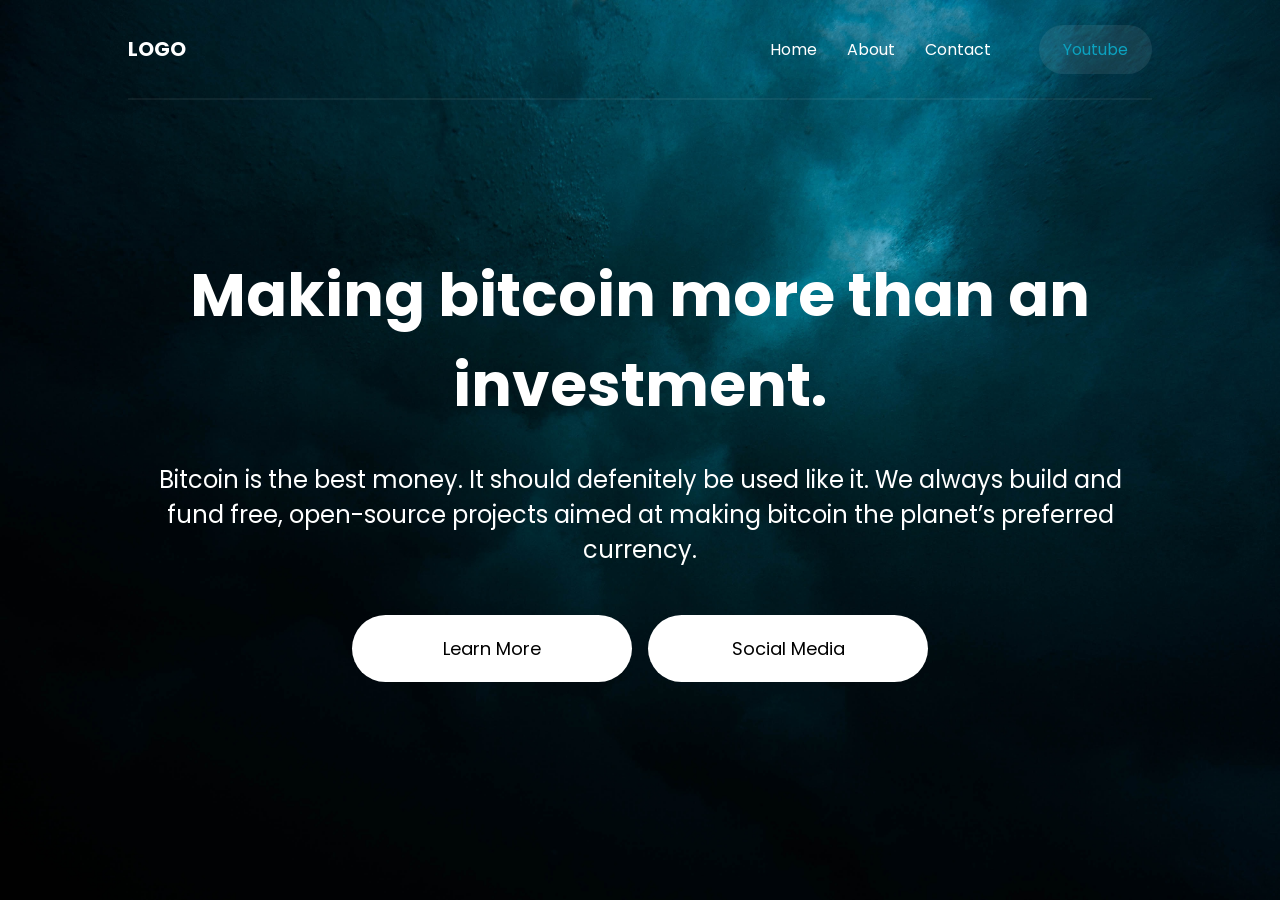
<file: basic-website/index.html>
<!DOCTYPE html>
<html lang="en">
  <head>
    <meta charset="UTF-8" />
    <meta name="viewport" content="width=device-width, initial-scale=1.0" />
    <title>Document</title>
    <link rel="stylesheet" href="style.css" />
  </head>
  <body>
    <header class="container">
      <nav>
        <div class="logo">
          <a href="#">LOGO</a>
        </div>
        <div class="menu">
          <ul class="menu-list">
            <li class="menu-list-item">
              <a href="#">Home</a>
            </li>
            <li class="menu-list-item">
              <a href="#">About</a>
            </li>
            <li class="menu-list-item">
              <a href="#">Contact</a>
            </li>
          </ul>
          <a href="https://www.youtube.com/@mehmetcevik_dev" class="menu-btn">Youtube</a>
        </div>
      </nav>
    </header>

    <section class="container">
      <h1>Making bitcoin more than an investment.</h1>
      <p>
        Bitcoin is the best money. It should defenitely be used like it. We
        always build and fund free, open-source projects aimed at making bitcoin
        the planet’s preferred currency.
      </p>
      <div class="content-buttons">
        <a href="https://github.com/mehmetcevikdev">Learn More</a>
        <a href="https://www.instagram.com/mehmetcevikdev/">Social Media</a>
      </div>
    </section>
  </body>
</html>
</file>
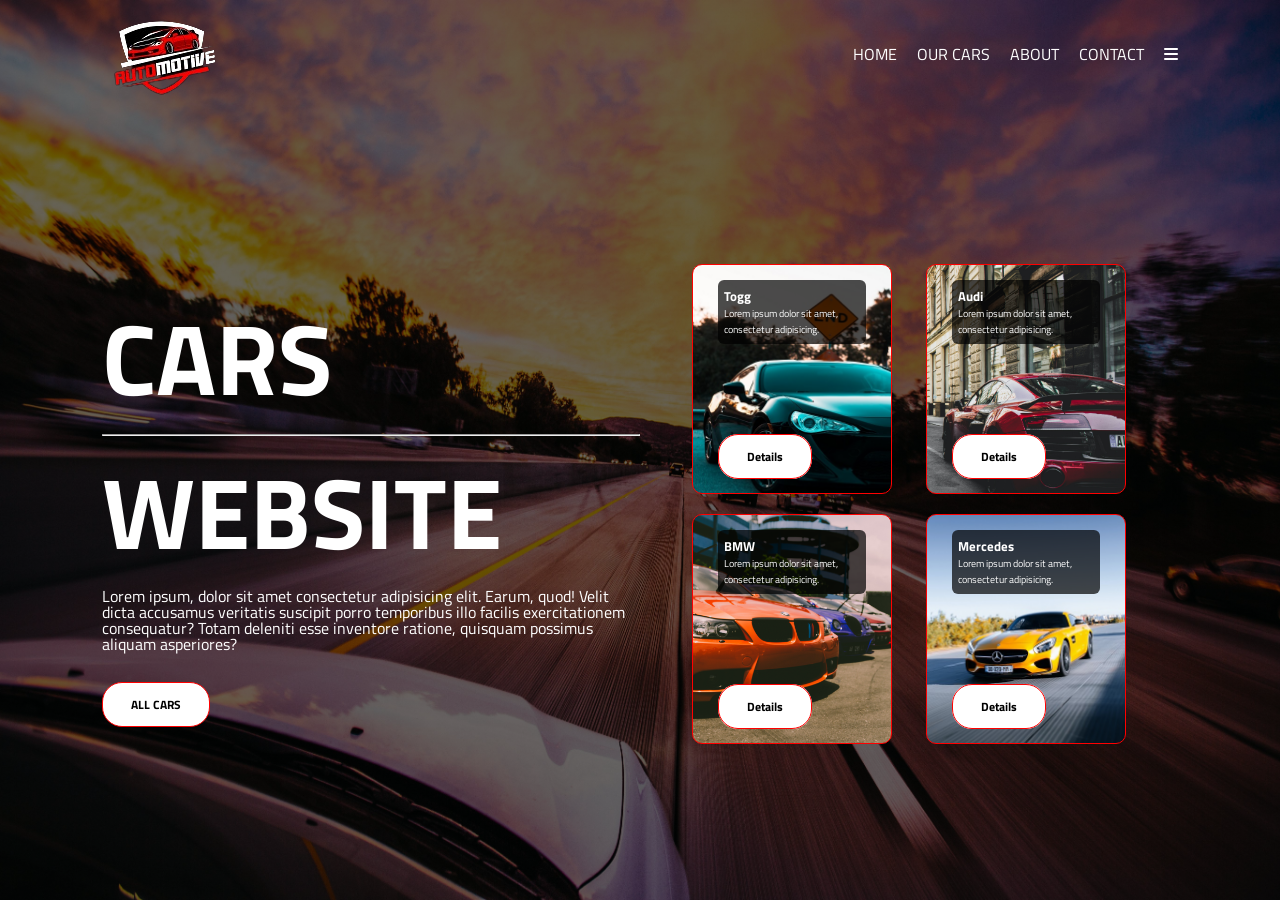
<file: cars-details/index.html>
<!DOCTYPE html>
<html lang="en">
  <head>
    <meta charset="UTF-8" />
    <meta name="viewport" content="width=device-width, initial-scale=1.0" />
    <title>Cars Details</title>
    <link
      rel="stylesheet"
      href="https://cdnjs.cloudflare.com/ajax/libs/font-awesome/6.5.1/css/all.min.css"
      integrity="sha512-DTOQO9RWCH3ppGqcWaEA1BIZOC6xxalwEsw9c2QQeAIftl+Vegovlnee1c9QX4TctnWMn13TZye+giMm8e2LwA=="
      crossorigin="anonymous"
      referrerpolicy="no-referrer"
    />
    <link rel="stylesheet" href="style.css" />
  </head>
  <body>
    <div class="container">
      <div class="navbar">
        <a href="#"><img src="images/logo.png" alt="logo" /></a>
        <nav>
          <ul>
            <li>
              <a href="#">HOME</a>
            </li>
            <li>
              <a href="#">OUR CARS</a>
            </li>
            <li>
              <a href="#">ABOUT</a>
            </li>
            <li>
              <a href="#">CONTACT</a>
            </li>
            <li>
              <a href="#">
                <i class="fa-solid fa-bars"></i>
              </a>
            </li>
          </ul>
        </nav>
      </div>

      <div class="row">
        <div class="col">
          <h1>
            CARS
            <hr />
            WEBSITE
          </h1>
          <p class="desc">
            Lorem ipsum, dolor sit amet consectetur adipisicing elit. Earum,
            quod! Velit dicta accusamus veritatis suscipit porro temporibus illo
            facilis exercitationem consequatur? Totam deleniti esse inventore
            ratione, quisquam possimus aliquam asperiores?
          </p>
          <button class="btn">ALL CARS</button>
        </div>
        <div class="col">
          <div class="cards">
            <div class="card card-1">
              <div class="card-head">
                <h5>Togg</h5>
                <p>Lorem ipsum dolor sit amet, consectetur adipisicing.</p>
              </div>
              <div class="card-bottom">
                <a href="#" class="btn">Details</a>
              </div>
            </div>
            <div class="card card-2">
              <div class="card-head">
                <h5>Audi</h5>
                <p>Lorem ipsum dolor sit amet, consectetur adipisicing.</p>
              </div>
              <div class="card-bottom">
                <a href="#" class="btn">Details</a>
              </div>
            </div>
            <div class="card card-3">
              <div class="card-head">
                <h5>BMW</h5>
                <p>Lorem ipsum dolor sit amet, consectetur adipisicing.</p>
              </div>
              <div class="card-bottom">
                <a href="#" class="btn">Details</a>
              </div>
            </div>
            <div class="card card-4">
              <div class="card-head">
                <h5>Mercedes</h5>
                <p>Lorem ipsum dolor sit amet, consectetur adipisicing.</p>
              </div>
              <div class="card-bottom">
                <a href="#" class="btn">Details</a>
              </div>
            </div>
          </div>
        </div>
      </div>
    </div>
  </body>
</html>
</file>
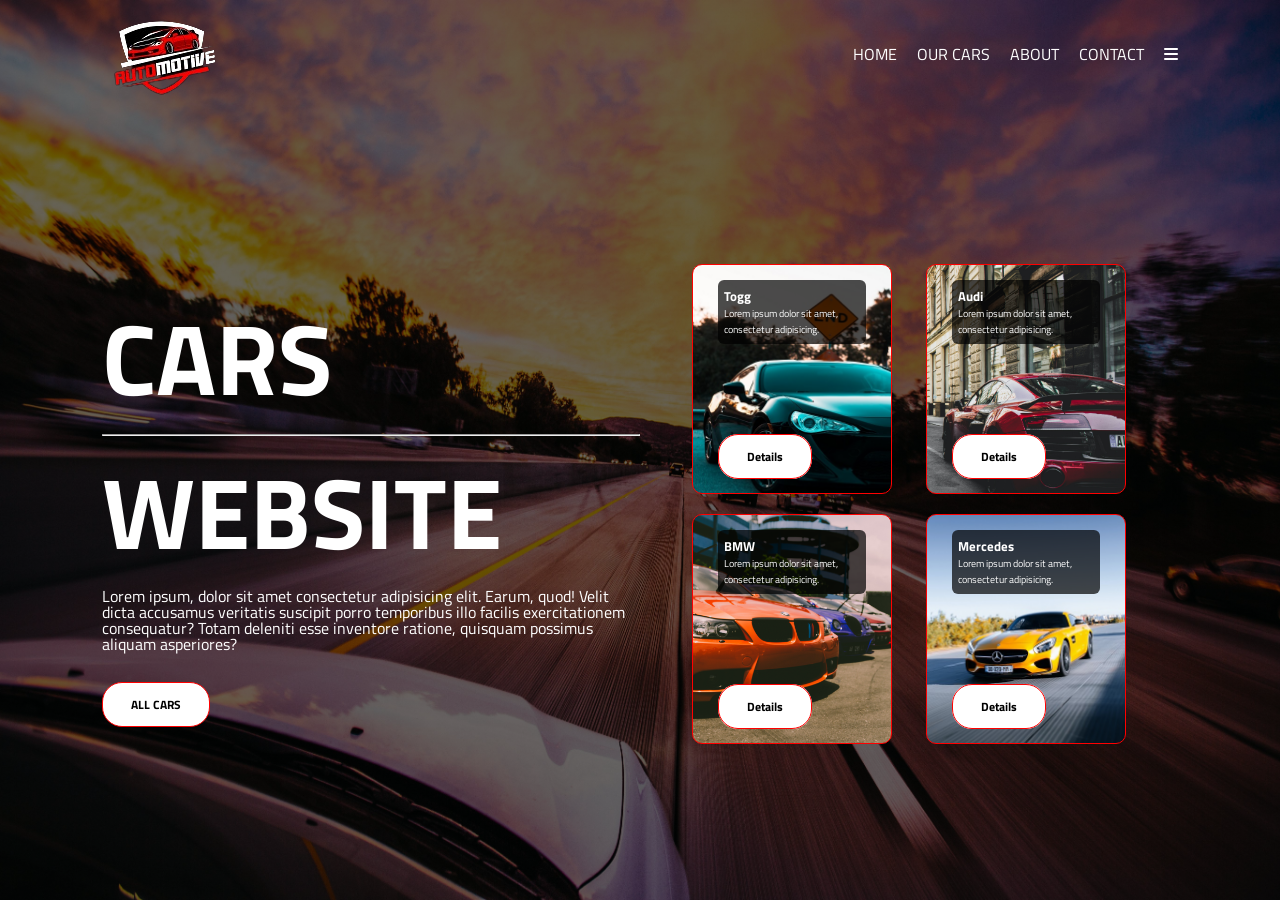
<file: cars-website/index.html>
<!DOCTYPE html>
<html lang="en">
  <head>
    <meta charset="UTF-8" />
    <meta name="viewport" content="width=device-width, initial-scale=1.0" />
    <title>Cars Website</title>
    <link
      rel="stylesheet"
      href="https://cdnjs.cloudflare.com/ajax/libs/font-awesome/6.5.1/css/all.min.css"
      integrity="sha512-DTOQO9RWCH3ppGqcWaEA1BIZOC6xxalwEsw9c2QQeAIftl+Vegovlnee1c9QX4TctnWMn13TZye+giMm8e2LwA=="
      crossorigin="anonymous"
      referrerpolicy="no-referrer"
    />
    <link rel="stylesheet" href="style.css" />
  </head>
  <body>
    <div class="container">
      <div class="navbar">
        <a href="#"><img src="images/logo.png" alt="logo" /></a>
        <nav>
          <ul>
            <li>
              <a href="#">HOME</a>
            </li>
            <li>
              <a href="#">OUR CARS</a>
            </li>
            <li>
              <a href="#">ABOUT</a>
            </li>
            <li>
              <a href="#">CONTACT</a>
            </li>
            <li>
              <a href="#">
                <i class="fa-solid fa-bars"></i>
              </a>
            </li>
          </ul>
        </nav>
      </div>

      <div class="row">
        <div class="col">
          <h1>
            CARS
            <hr />
            WEBSITE
          </h1>
          <p class="desc">
            Lorem ipsum, dolor sit amet consectetur adipisicing elit. Earum,
            quod! Velit dicta accusamus veritatis suscipit porro temporibus illo
            facilis exercitationem consequatur? Totam deleniti esse inventore
            ratione, quisquam possimus aliquam asperiores?
          </p>
          <button class="btn">ALL CARS</button>
        </div>
        <div class="col">
          <div class="cards">
            <div class="card card-1">
              <div class="card-head">
                <h5>Togg</h5>
                <p>Lorem ipsum dolor sit amet, consectetur adipisicing.</p>
              </div>
              <div class="card-bottom">
                <a href="#" class="btn">Details</a>
              </div>
            </div>
            <div class="card card-2">
              <div class="card-head">
                <h5>Audi</h5>
                <p>Lorem ipsum dolor sit amet, consectetur adipisicing.</p>
              </div>
              <div class="card-bottom">
                <a href="#" class="btn">Details</a>
              </div>
            </div>
            <div class="card card-3">
              <div class="card-head">
                <h5>BMW</h5>
                <p>Lorem ipsum dolor sit amet, consectetur adipisicing.</p>
              </div>
              <div class="card-bottom">
                <a href="#" class="btn">Details</a>
              </div>
            </div>
            <div class="card card-4">
              <div class="card-head">
                <h5>Mercedes</h5>
                <p>Lorem ipsum dolor sit amet, consectetur adipisicing.</p>
              </div>
              <div class="card-bottom">
                <a href="#" class="btn">Details</a>
              </div>
            </div>
          </div>
        </div>
      </div>
    </div>
  </body>
</html>
</file>
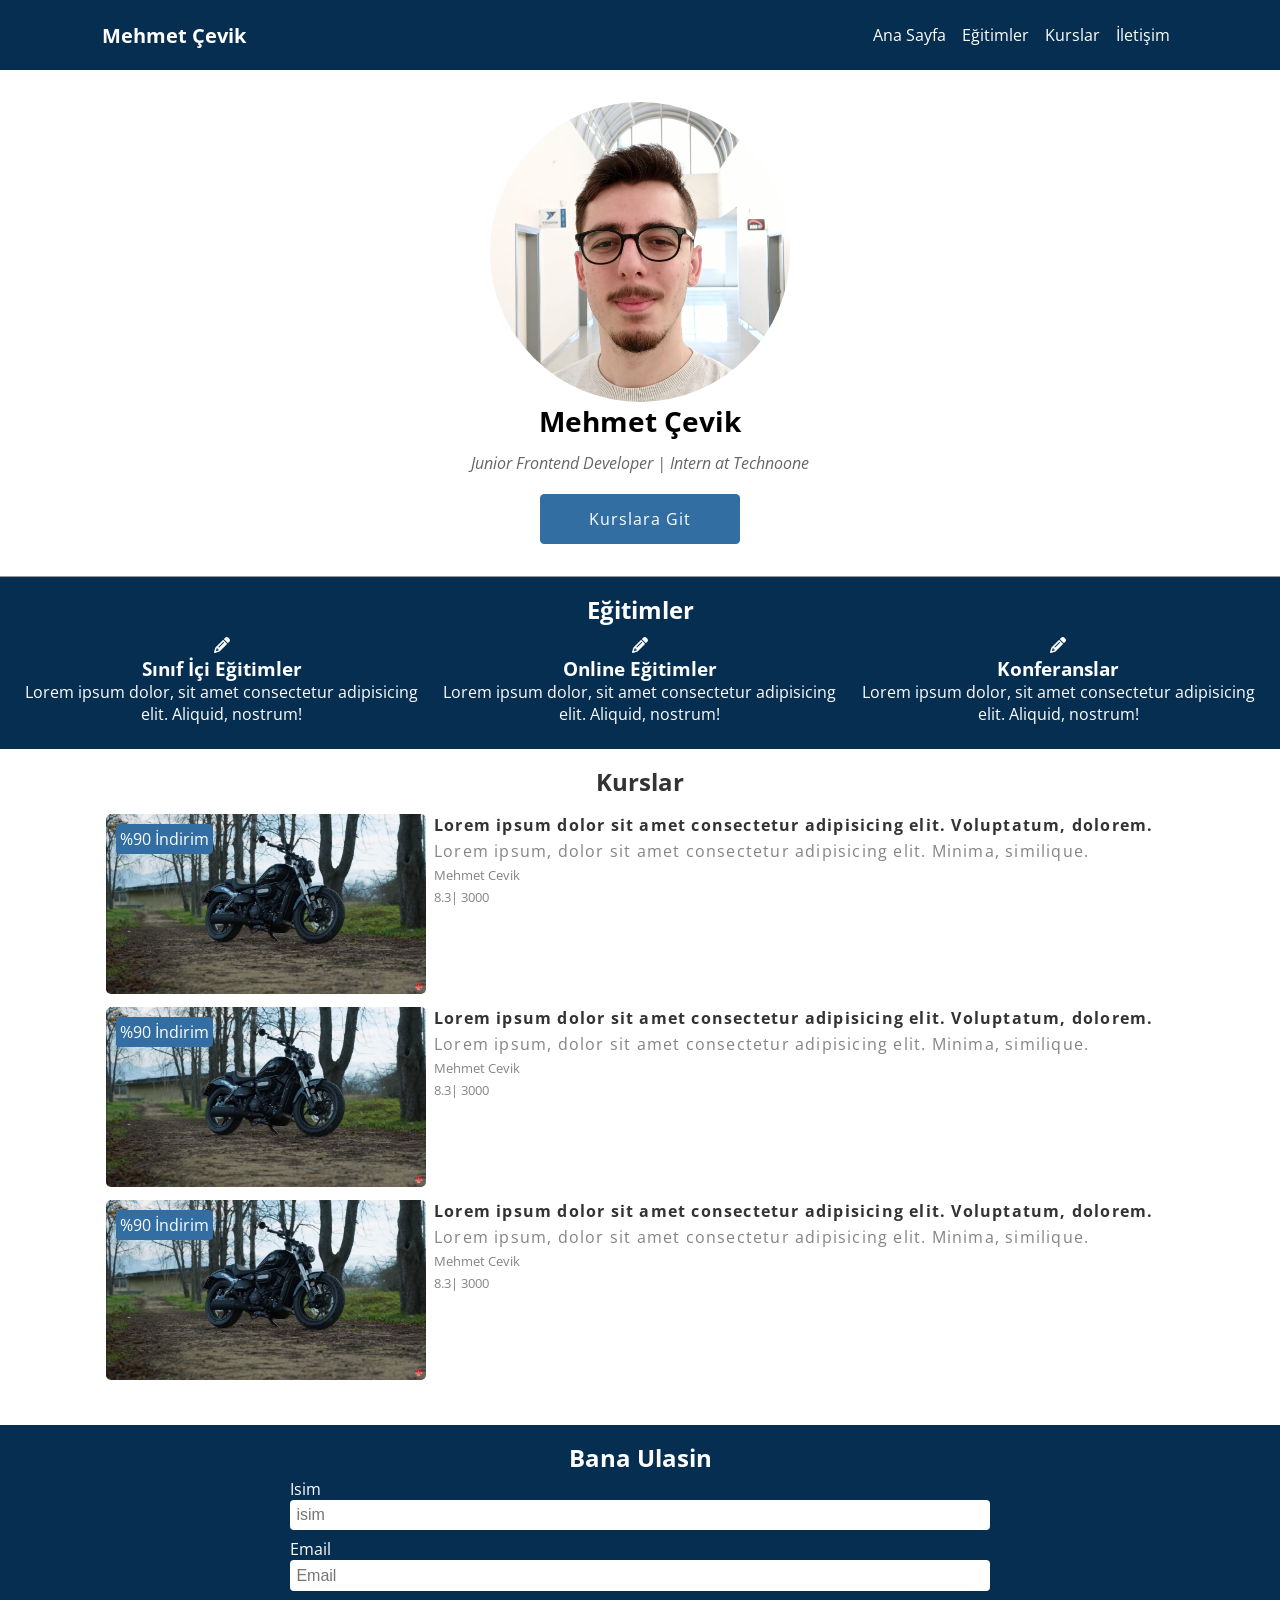
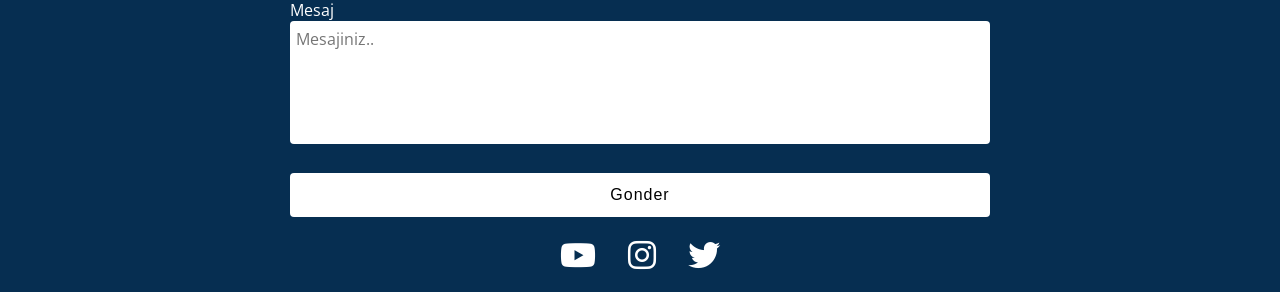
<file: Landing Page/index.html>
<!DOCTYPE html>
<html lang="en">
  <head>
    <meta charset="UTF-8" />
    <meta name="viewport" content="width=device-width, initial-scale=1.0" />
    <meta
      name="keywords"
      content="html,css,js,landing page, html css tutorial, tutorial"
    />
    <meta name="description" content="Landing Page Project" />
    <title>Landing Page</title>
    <link rel="stylesheet" href="css/main.css" />

    <!--! google font  -->
    <link
      href="https://fonts.googleapis.com/css2?family=Open+Sans:ital,wght@0,300..800;1,300..800&amp;display=swap"
      rel="stylesheet"
    />
    <!--! font awesome cdn -->
    <link
      rel="stylesheet"
      href="https://cdnjs.cloudflare.com/ajax/libs/font-awesome/6.5.1/css/all.min.css"
    />
    <!--! mobile -->
    <link rel="stylesheet" media="(max-width:500px)" href="css/mobile.css" />
  </head>
  <body>
    <header class="bg-dark-blue">
      <div class="container">
        <nav id="navbar">
          <h1 class="heading-small">Mehmet Çevik</h1>
          <ul>
            <li><a href="#home">Ana Sayfa</a></li>
            <li><a href="#training">Eğitimler</a></li>
            <li><a href="#courses">Kurslar</a></li>
            <li><a href="#contact">İletişim</a></li>
          </ul>
        </nav>
      </div>
    </header>

    <section id="home">
      <img
        src="img/WhatsApp Image 2024-03-06 at 09.26.40.jpeg"
        alt="Mehmet Çevik"
      />
      <div class="name text-center">
        <h2 class="heading-big">Mehmet Çevik</h2>
        <p>Junior Frontend Developer | Intern at Technoone</p>
      </div>

      <a href="#courses" class="btn btn-primary">Kurslara Git</a>
    </section>

    <section id="training" class="bg-dark-blue">
      <h3 class="text-center heading-medium">Eğitimler</h3>

      <div class="items">
        <article class="item">
          <i class="fa fa-pencil-alt"></i>
          <h3>Sınıf İçi Eğitimler</h3>
          <p>
            Lorem ipsum dolor, sit amet consectetur adipisicing elit. Aliquid,
            nostrum!
          </p>
        </article>
        <article class="item">
          <i class="fa fa-pencil-alt"></i>
          <h3>Online Eğitimler</h3>
          <p>
            Lorem ipsum dolor, sit amet consectetur adipisicing elit. Aliquid,
            nostrum!
          </p>
        </article>
        <article class="item">
          <i class="fa fa-pencil-alt"></i>
          <h3>Konferanslar</h3>
          <p>
            Lorem ipsum dolor, sit amet consectetur adipisicing elit. Aliquid,
            nostrum!
          </p>
        </article>
      </div>
    </section>

    <section id="courses">
      <h3 class="text-center heading-medium">Kurslar</h3>

      <div class="container">
        <div class="courses">
          <div class="course">
            <div class="course-image">
              <img src="img/Chopperr.png" alt="HTML" />
              <span>%90 İndirim</span>
            </div>
            <div class="course-info">
              <div class="title">
                Lorem ipsum dolor sit amet consectetur adipisicing elit.
                Voluptatum, dolorem.
              </div>
              <div class="description">
                Lorem ipsum, dolor sit amet consectetur adipisicing elit.
                Minima, similique.
              </div>
              <div class="instructor">Mehmet Cevik</div>
              <div class="rating">8.3| 3000</div>
            </div>
          </div>
          <div class="course">
            <div class="course-image">
              <img src="img/Chopperr.png" alt="CSS" />
              <span>%90 İndirim</span>
            </div>
            <div class="course-info">
              <div class="title">
                Lorem ipsum dolor sit amet consectetur adipisicing elit.
                Voluptatum, dolorem.
              </div>
              <div class="description">
                Lorem ipsum, dolor sit amet consectetur adipisicing elit.
                Minima, similique.
              </div>
              <div class="instructor">Mehmet Cevik</div>
              <div class="rating">8.3| 3000</div>
            </div>
          </div>
          <div class="course">
            <div class="course-image">
              <img src="img/Chopperr.png" alt="JS" />
              <span>%90 İndirim</span>
            </div>
            <div class="course-info">
              <div class="title">
                Lorem ipsum dolor sit amet consectetur adipisicing elit.
                Voluptatum, dolorem.
              </div>
              <div class="description">
                Lorem ipsum, dolor sit amet consectetur adipisicing elit.
                Minima, similique.
              </div>
              <div class="instructor">Mehmet Cevik</div>
              <div class="rating">8.3| 3000</div>
            </div>
          </div>
        </div>
      </div>
    </section>

    <footer id="contact" class="bg-dark-blue">
      <div class="contact-form">
        <form>
          <h4 class="text-center heading-medium">Bana Ulasin</h4>
          <div class="form-group">
            <label for="name">Isim</label>
            <input
              type="text"
              class="form-control"
              name="name"
              id="name"
              placeholder="isim"
            />
          </div>
          <div class="form-group">
            <label for="email">Email</label>
            <input
              type="email"
              class="form-control"
              name="email"
              id="email"
              placeholder="Email"
            />
          </div>
          <div class="form-group">
            <label for="message">Mesaj</label>
            <textarea
              name="message"
              id="message"
              class="form-control"
              rows="5"
              placeholder="Mesajiniz.."
            ></textarea>
          </div>
          <button type="submit" class="btn btn-block">Gonder</button>
        </form>
        <ul>
          <li>
            <a href="https://www.youtube.com/channel/UCMeRCWUZn48unOWXaBDAvtw"
              ><i class="fab fa-youtube"></i
            ></a>
          </li>
          <li>
            <a href="https://www.instagram.com/mehmetcevikdev/"
              ><i class="fab fa-instagram"></i
            ></a>
          </li>
          <li>
            <a href="#"><i class="fab fa-twitter"></i></a>
          </li>
        </ul>
      </div>
    </footer>
  </body>
</html>
</file>
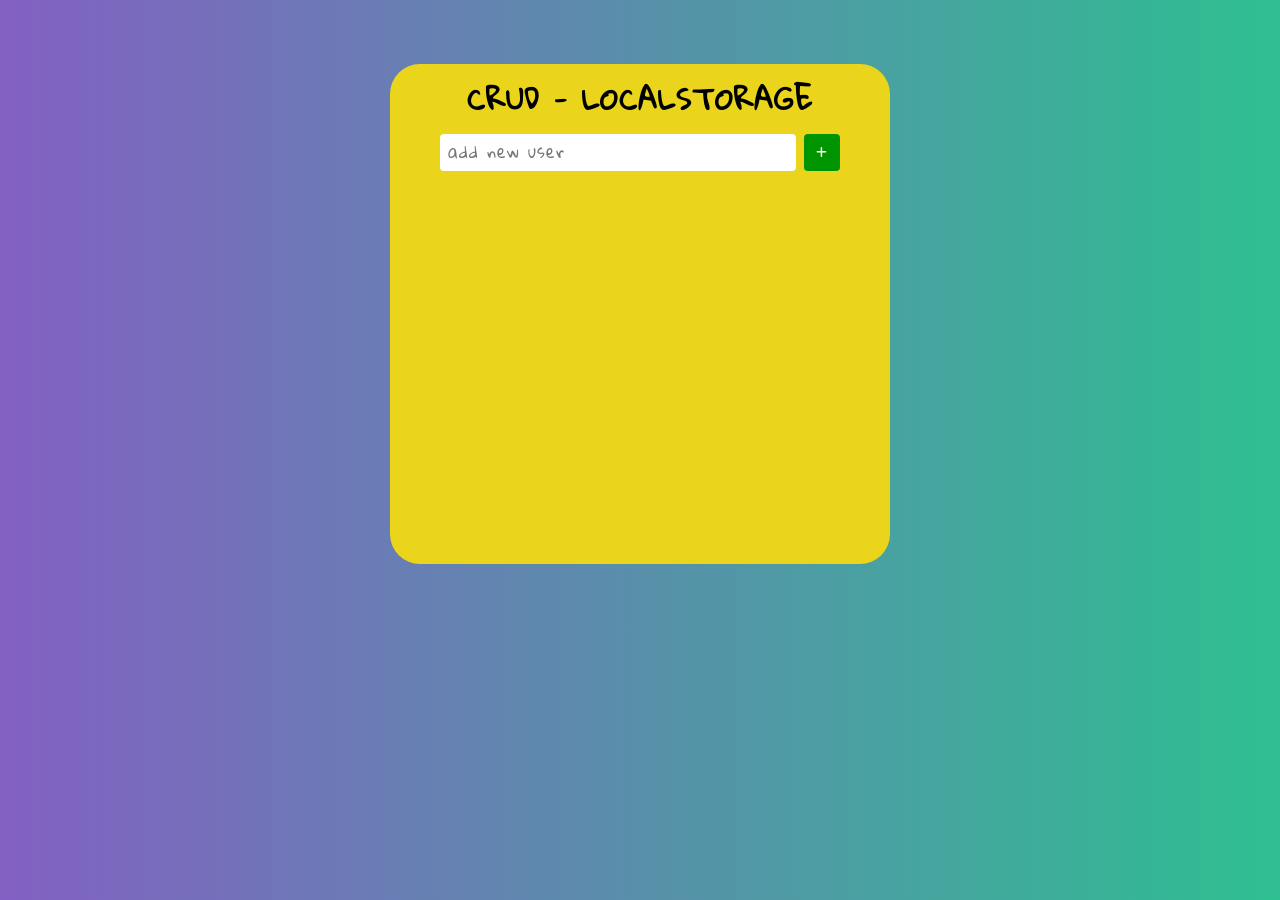
<file: localstorage-crud-app/index.html>
<!DOCTYPE html>
<html lang="en">

<head>
    <meta charset="UTF-8">
    <meta name="viewport" content="width=device-width, initial-scale=1.0">
    <title>LocalStorage - Crud</title>
    <link rel="stylesheet" href="style.css">
    <link rel="stylesheet" href="https://cdnjs.cloudflare.com/ajax/libs/font-awesome/6.6.0/css/all.min.css" />
</head>

<body>
    <div class="container">
        <h1>CRUD - LOCALSTORAGE</h1>
        <form id="form">
            <input type="text" autocomplete="off" placeholder="add new user" id="name">
            <button class="success">
                <i class="fas fa-plus"></i>
            </button>
        </form>
        <div class="user" id="nameList">
            <div class="user-item">
                <p>
                    <i class="fas fa-user"></i>
                    <span>User :</span> isim
                </p>
                <div class="buttons">
                    <button class="primary" onclick="Edit()">
                        <i class="fas fa-edit"></i>
                        Edit
                    </button>
                    <button class="danger" onclick="Delete()">
                        <i class="fas fa-trash"></i>
                        Delete
                    </button>
                </div>
            </div>
        </div>
    </div>

    <script>
        <!--! localStorage kisa ozet  -->
        /*  const userList = ['emin','fatma','eylul','bedo']
         localStorage.setItem('names',JSON.stringify(userList))
         localStorage.setItem('userList',JSON.stringify(userList))
         const getStorage = JSON.parse(localStorage.getItem('names'))
         localStorage.removeItem('names')
 
         userList.splice(1,1)
         localStorage.setItem('userList',JSON.stringify(userList))
 
         const nameList = document.querySelector('#nameList')
         nameList.innerHTML = getStorage */
    </script>

    <script src="script.js"></script>
</body>

</html>
</file>
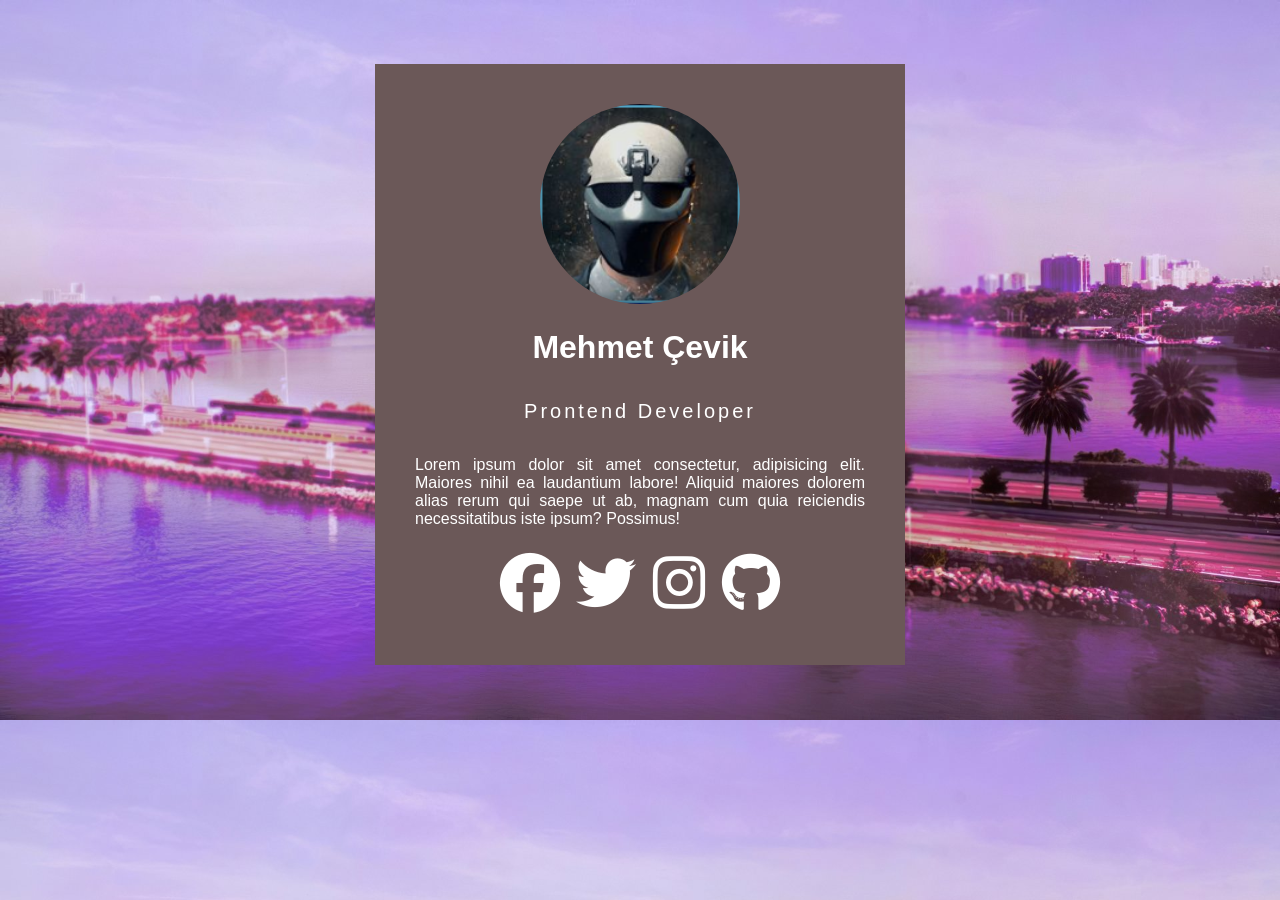
<file: personel-website/index.html>
<!DOCTYPE html>
<html lang="en">
<head>
    <meta charset="UTF-8">
    <meta http-equiv="X-UA-Compatible" content="IE=edge">
    <meta name="viewport" content="width=device-width, initial-scale=1.0">
    <title>Personel Website</title>
    <link rel="stylesheet" href="style.css">
    <link rel="stylesheet" href="https://cdnjs.cloudflare.com/ajax/libs/font-awesome/6.4.0/css/all.min.css">
</head>
<body>
    <div class="box">
        <img src="Screenshot_2.png" >
        <h1>Mehmet Çevik</h1>
        <h5>Prontend Developer</h5>
        <p>Lorem ipsum dolor sit amet consectetur, adipisicing elit. Maiores nihil ea laudantium labore! Aliquid maiores dolorem alias rerum qui saepe ut ab, magnam cum quia reiciendis necessitatibus iste ipsum? Possimus!</p>
        <ul>
            <li><a href="#"><i class="fab fa-facebook"></i></a></li>
            <li><a href="#"><i class="fab fa-twitter"></i></a></li>
            <li><a href="#"><i class="fab fa-instagram"></i></a></li>
            <li><a href="#"><i class="fab fa-github"></i></a></li>
        </ul>
    </div>
</body>
</html>
</file>
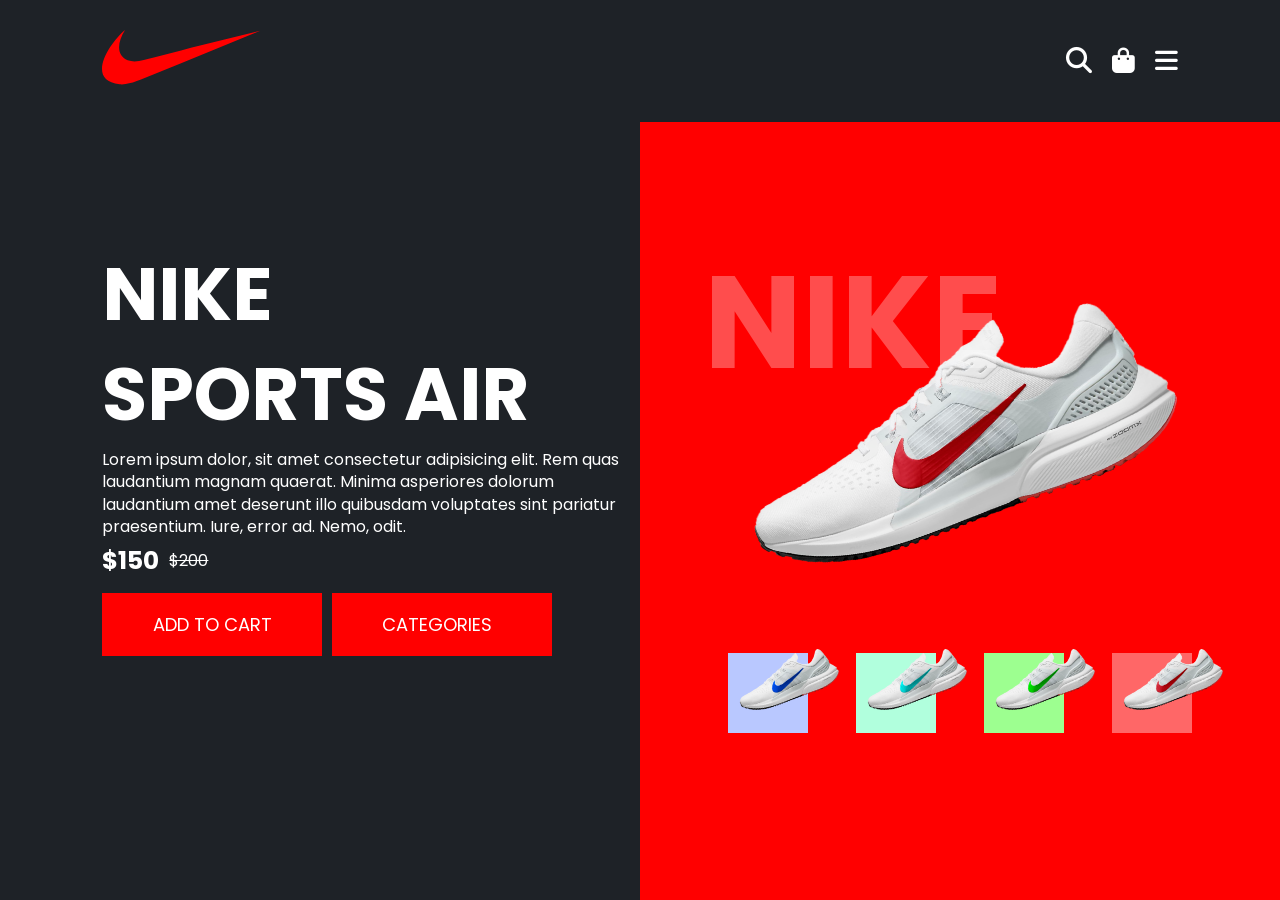
<file: shoe-website/index.html>
<!DOCTYPE html>
<html lang="en">
  <head>
    <meta charset="UTF-8" />
    <meta name="viewport" content="width=device-width, initial-scale=1.0" />
    <title>Shoe Website</title>
    <link
      rel="stylesheet"
      href="https://cdnjs.cloudflare.com/ajax/libs/font-awesome/6.5.1/css/all.min.css"
    />
    <link rel="stylesheet" href="style.css" />
  </head>
  <body>
    <div class="container">
      <nav>
        <div class="logo">
          <img src="images/logo.png" alt="logo" />
        </div>
        <div class="links">
          <a href="#">
            <i class="fas fa-search"></i>
          </a>
          <a href="#">
            <i class="fas fa-shopping-bag"></i>
          </a>
          <a href="#">
            <i class="fas fa-bars"></i>
          </a>
        </div>
      </nav>

      <div class="row">
        <div class="col-1">
          <h1>
            NIKE
            <br />
            SPORTS AIR
          </h1>
          <p>
            Lorem ipsum dolor, sit amet consectetur adipisicing elit. Rem quas laudantium magnam quaerat. Minima asperiores dolorum laudantium amet deserunt illo quibusdam voluptates sint pariatur praesentium. Iure, error ad. Nemo, odit.
          </p>
          <div class="price">
            <h2>$150</h2>
            <s>$200</s>
          </div>
          <div class="buttons">
            <button>ADD TO CART</button>
            <a href="#">CATEGORIES</a>
          </div>
        </div>
        <div class="col-2">
          <div class="feature-img">
            <img src="images/nike.png">
          </div>
          <div class="small-img-row">
            <div class="small-img">
              <img src="images/nike-b.png">
            </div>
            <div class="small-img">
              <img src="images/nike-s.png">
            </div>
            <div class="small-img">
              <img src="images/nike-g.png">
            </div>
            <div class="small-img">
              <img src="images/nike.png">
            </div>
          </div>
          <h2>NIKE</h2>
        </div>
      </div>
    </div>
  </body>
</html>
</file>
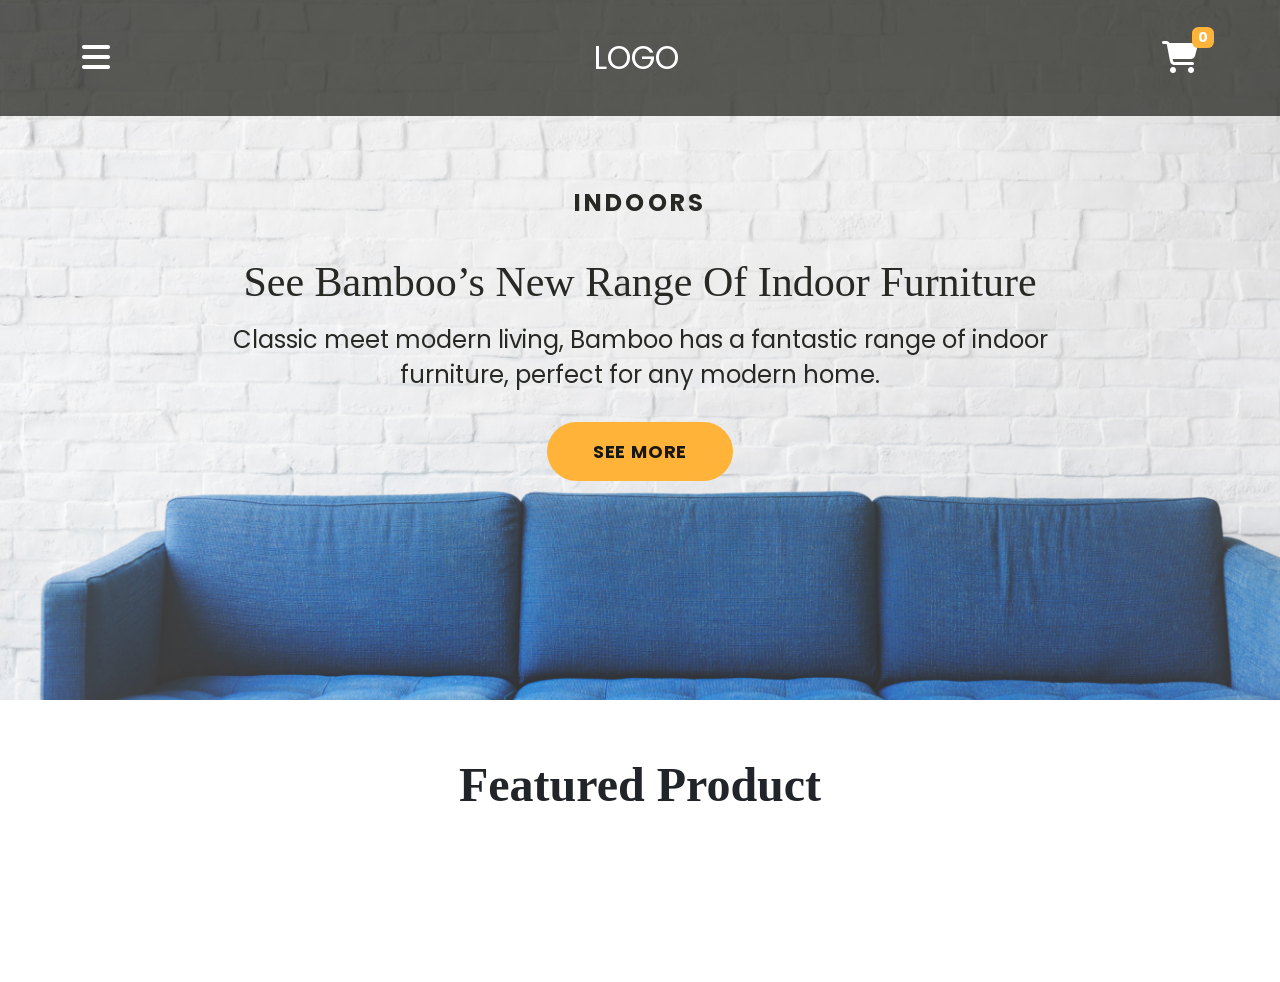
<file: shopping-cart/index.html>
<!DOCTYPE html>
<html lang="en">

<head>
    <meta charset="UTF-8">
    <meta name="viewport" content="width=device-width, initial-scale=1.0">
    <title>Shopping Cart</title>
    <link rel="stylesheet" href="https://cdnjs.cloudflare.com/ajax/libs/font-awesome/6.6.0/css/all.min.css" />
    <link href="https://cdn.jsdelivr.net/npm/bootstrap@5.3.3/dist/css/bootstrap.min.css" rel="stylesheet">
    <link rel="stylesheet" href="style.css">
</head>

<body>
    <!--! header start -->
    <header class="header-area">
        <div class="container">
            <div class="navbar">
                <div class="navbar-left">
                    <button class="btn-bar">
                        <i class="fas fa-bars"></i>
                    </button>
                </div>
                <div class="navbar-middle">
                    <div class="logo">LOGO</div>
                </div>
                <div class="navbar-right">
                    <button class="cart-btn" type="button" data-bs-toggle="offcanvas" data-bs-target="#offcanvasRight">
                        <span class="cart-items">0</span>
                        <i class="fas fa-cart-shopping"></i>
                    </button>
                </div>
            </div>
        </div>
    </header>
    <!--! header end -->

    <!--! banner start -->

    <div class="banner-area">
        <div class="banner">
            <div class="banner-image">
                <img src="images/banner.png" alt="banner image">
            </div>
            <div class="banner-content">
                <span class="banner-content-subtitle">INDOORS</span>
                <span class="banner-content-title">See Bamboo’s New Range Of Indoor Furniture
                </span>
                <span class="banner-content-text">Classic meet modern living, Bamboo has a fantastic range of indoor
                    furniture, perfect for any modern home.</span>
                <a href="#" class="banner-content-link">SEE MORE</a>
            </div>
        </div>
    </div>

    <!--! banner end -->

    <!--! product list start -->

    <div class="product-area">
        <div class="container">
            <h2 class="product-area-title">Featured Product</h2>
            <div class="row" id="products-dom">
                <!-- <div class="col-lg-4 col-md-6">
                    <div class="product">
                        <div class="product-image">
                            <img src="images/product1.png" alt="product">
                        </div>
                        <div class="product-hover">
                            <span class="product-title">table</span>
                            <span class="product-price">$300</span>
                            <button class="btn-add-to-cart">
                                <i class="fas fa-cart-shopping"></i>
                            </button>
                        </div>
                    </div>
                </div> -->
            </div>
        </div>
    </div>

    <!--! product list end -->

    <!--! cart list start -->

    <div class="offcanvas offcanvas-end" id="offcanvasRight">
        <div class="offcanvas-header">
            <h5>Shopping Cart</h5>
            <button class="btn-close" type="button" data-bs-dismiss="offcanvas" aria-label="Close"></button>
        </div>
        <div class="offcanvas-body">
            <div class="shopping-cart">
                <ul class="cart-list">
                    <!-- <li class="cart-list-item">
                        <div class="cart-left">
                            <div class="cart-left-image">
                                <img src="images/product1.png" alt="product">
                            </div>
                            <div class="cart-left-info">
                                <a href="#" class="cart-left-info-title">table</a>
                                <span class="cart-left-info-price">$300</span>
                            </div>
                        </div>
                        <div class="cart-right">
                            <div class="cart-right-quantity">
                                <button class="quantity-minus">
                                    <i class="fas fa-minus"></i>
                                </button>
                                <span class="quantity">0</span>
                                <button class="quantity-plus">
                                    <i class="fas fa-plus"></i>
                                </button>
                            </div>
                            <div class="cart-right-remove">
                                <button class="cart-remove-btn">
                                    <i class="fas fa-trash"></i>
                                </button>
                            </div>
                        </div>
                    </li> -->
                </ul>
                <div class="shopping-cart-bottom">
                    <div class="total">
                        <div class="total-title">Subtotal:</div>
                        <span class="total-value">$0</span>
                    </div>
                    <button class="btn-clear" type="button">Clear</button>
                </div>
            </div>
        </div>
    </div>

    <!--! cart list end -->

    <!--! bootstarp js cdn -->
    <script src="https://cdn.jsdelivr.net/npm/bootstrap@5.3.3/dist/js/bootstrap.bundle.min.js"></script>

    <script src="script.js"></script>
</body>

</html>
</file>
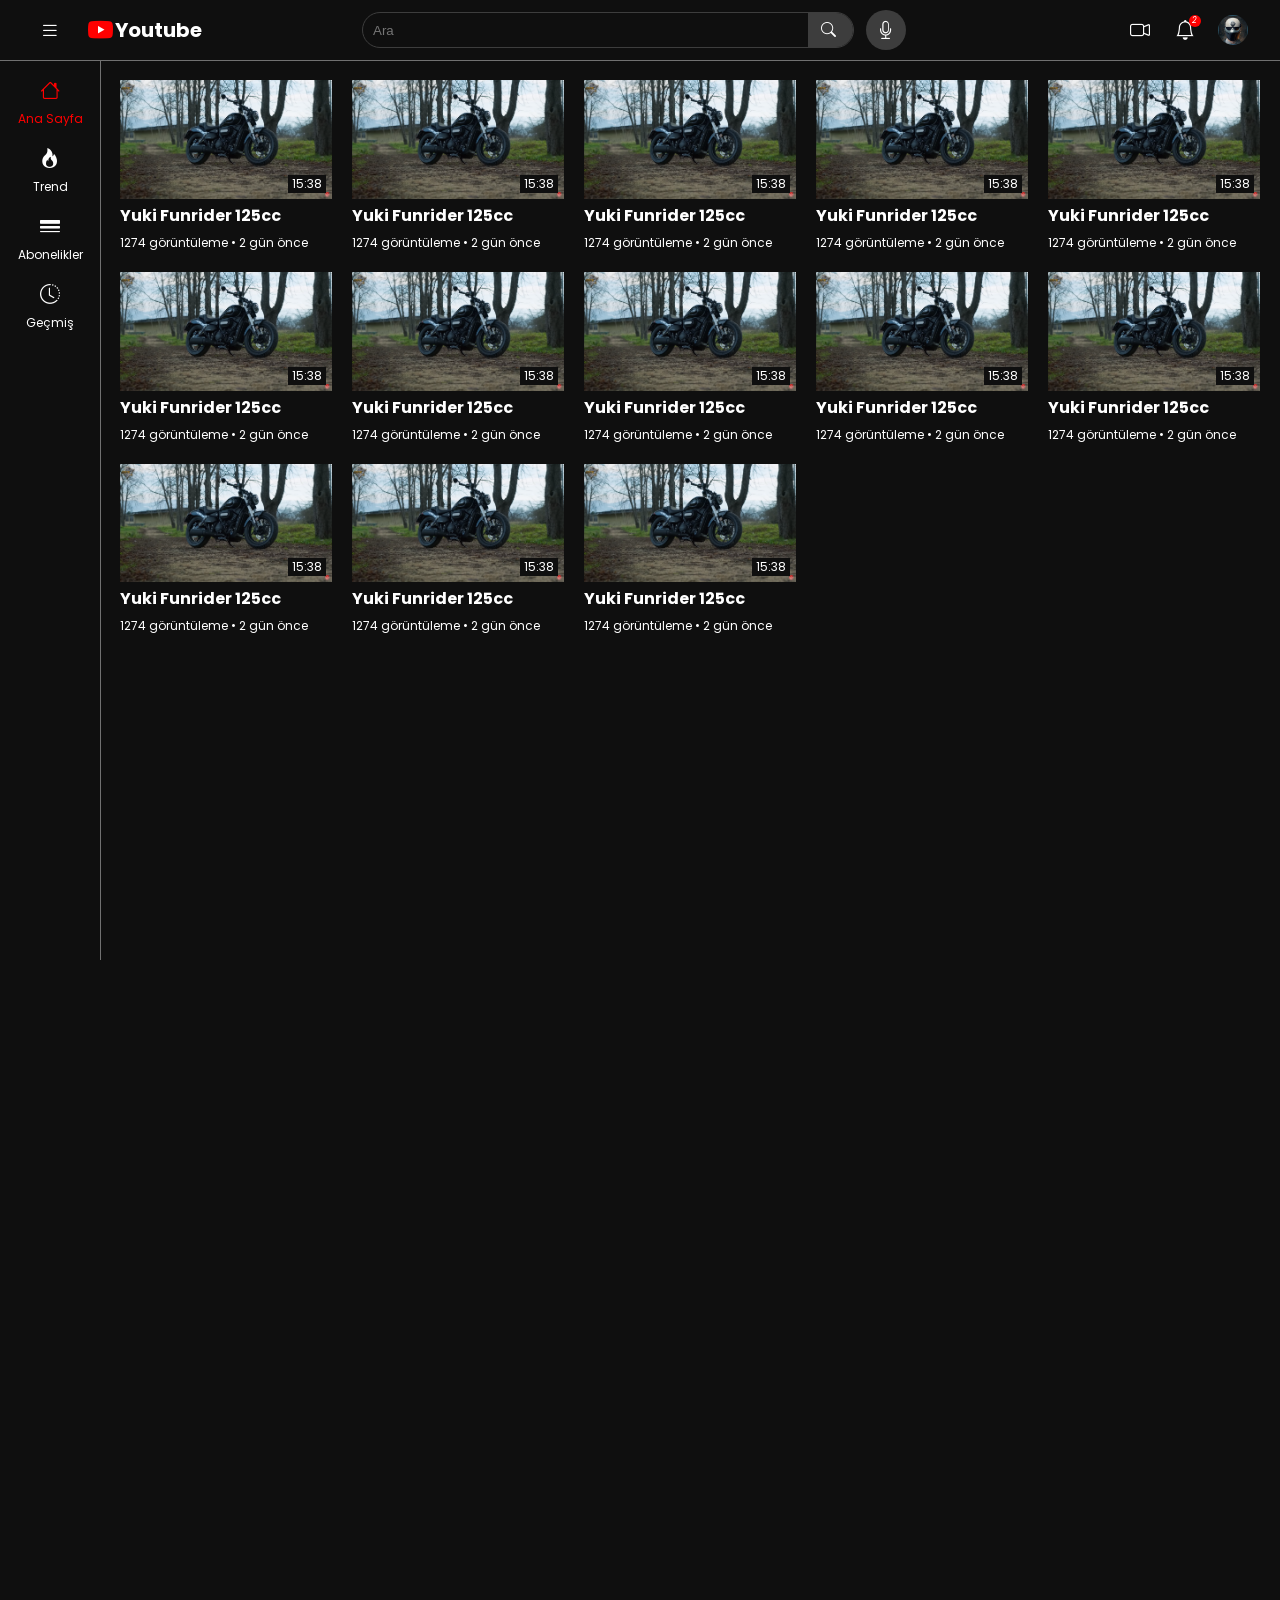
<file: youtube-copyright/index.html>
<!DOCTYPE html>
<html lang="en">
  <head>
    <meta charset="UTF-8" />
    <meta name="viewport" content="width=device-width, initial-scale=1.0" />
    <title>Youtube Copyright</title>
    <link rel="stylesheet" href="style.css" />
    <!--! boostrap icons cdn -->
    <link
      rel="stylesheet"
      href="https://cdn.jsdelivr.net/npm/bootstrap-icons@1.11.3/font/bootstrap-icons.min.css"
    />
  </head>
  <body>
    <header>
      <div class="header-wrapper">
        <div class="header-left">
          <i class="bi bi-list icon-hover"></i>
          <div class="logo">
            <i class="bi bi-youtube"></i>
            <span></span>
            <h3>Youtube</h3>
          </div>
        </div>
        <div class="header-center">
          <div class="header-search">
            <input type="text" placeholder="Ara" />
            <button>
              <i class="bi bi-search"></i>
            </button>
          </div>
          <i class="bi bi-mic"></i>
        </div>
        <div class="header-right">
          <i class="bi bi-camera-video icon-hover"></i>
          <i class="bi bi-bell icon-hover"></i>
          <div class="avatar"><img src="Screenshot_2.png" alt="" /></div>
        </div>
      </div>
    </header>

    <div class="content">
      <div class="sidebar">
        <ul class="sidebar-buttons">
          <li class="sidebar-item">
            <a href="#" class="active">
              <i class="bi bi-house"></i>
              <span>Ana Sayfa</span>
            </a>
          </li>
          <li class="sidebar-item">
            <a href="#">
              <i class="bi bi-fire"></i>
              <span>Trend</span>
            </a>
          </li>
          <li class="sidebar-item">
            <a href="#">
              <i class="bi bi-border-width"></i>
              <span>Abonelikler</span>
            </a>
          </li>
          <li class="sidebar-item">
            <a href="#">
              <i class="bi bi-clock-history"></i>
              <span>Geçmiş</span>
            </a>
          </li>
        </ul>
      </div>
      <div class="videos">
        <ul class="video-list">
          <li class="video-list-item">
            <div class="video-image">
              <img src="Chopperr.png" alt="chopperr">
              <span>15:38</span>
            </div>
            <div class="video-texts">
              <a href="#">Yuki Funrider 125cc</a>
              <span> 1274 görüntüleme • 2 gün önce </span>
            </div>  
          </li>
          <li class="video-list-item">
            <div class="video-image">
              <img src="Chopperr.png" alt="chopperr">
              <span>15:38</span>
            </div>
            <div class="video-texts">
              <a href="#">Yuki Funrider 125cc</a>
              <span> 1274 görüntüleme • 2 gün önce </span>
            </div>  
          </li>
          <li class="video-list-item">
            <div class="video-image">
              <img src="Chopperr.png" alt="chopperr">
              <span>15:38</span>
            </div>
            <div class="video-texts">
              <a href="#">Yuki Funrider 125cc</a>
              <span> 1274 görüntüleme • 2 gün önce </span>
            </div>  
          </li>
          <li class="video-list-item">
            <div class="video-image">
              <img src="Chopperr.png" alt="chopperr">
              <span>15:38</span>
            </div>
            <div class="video-texts">
              <a href="#">Yuki Funrider 125cc</a>
              <span> 1274 görüntüleme • 2 gün önce </span>
            </div>  
          </li>
          <li class="video-list-item">
            <div class="video-image">
              <img src="Chopperr.png" alt="chopperr">
              <span>15:38</span>
            </div>
            <div class="video-texts">
              <a href="#">Yuki Funrider 125cc</a>
              <span> 1274 görüntüleme • 2 gün önce </span>
            </div>  
          </li>
          <li class="video-list-item">
            <div class="video-image">
              <img src="Chopperr.png" alt="chopperr">
              <span>15:38</span>
            </div>
            <div class="video-texts">
              <a href="#">Yuki Funrider 125cc</a>
              <span> 1274 görüntüleme • 2 gün önce </span>
            </div>  
          </li>
          <li class="video-list-item">
            <div class="video-image">
              <img src="Chopperr.png" alt="chopperr">
              <span>15:38</span>
            </div>
            <div class="video-texts">
              <a href="#">Yuki Funrider 125cc</a>
              <span> 1274 görüntüleme • 2 gün önce </span>
            </div>  
          </li>
          <li class="video-list-item">
            <div class="video-image">
              <img src="Chopperr.png" alt="chopperr">
              <span>15:38</span>
            </div>
            <div class="video-texts">
              <a href="#">Yuki Funrider 125cc</a>
              <span> 1274 görüntüleme • 2 gün önce </span>
            </div>  
          </li>
          <li class="video-list-item">
            <div class="video-image">
              <img src="Chopperr.png" alt="chopperr">
              <span>15:38</span>
            </div>
            <div class="video-texts">
              <a href="#">Yuki Funrider 125cc</a>
              <span> 1274 görüntüleme • 2 gün önce </span>
            </div>  
          </li>
          <li class="video-list-item">
            <div class="video-image">
              <img src="Chopperr.png" alt="chopperr">
              <span>15:38</span>
            </div>
            <div class="video-texts">
              <a href="#">Yuki Funrider 125cc</a>
              <span> 1274 görüntüleme • 2 gün önce </span>
            </div>  
          </li>
          <li class="video-list-item">
            <div class="video-image">
              <img src="Chopperr.png" alt="chopperr">
              <span>15:38</span>
            </div>
            <div class="video-texts">
              <a href="#">Yuki Funrider 125cc</a>
              <span> 1274 görüntüleme • 2 gün önce </span>
            </div>  
          </li>
          <li class="video-list-item">
            <div class="video-image">
              <img src="Chopperr.png" alt="chopperr">
              <span>15:38</span>
            </div>
            <div class="video-texts">
              <a href="#">Yuki Funrider 125cc</a>
              <span> 1274 görüntüleme • 2 gün önce </span>
            </div>  
          </li>
          <li class="video-list-item">
            <div class="video-image">
              <img src="Chopperr.png" alt="chopperr">
              <span>15:38</span>
            </div>
            <div class="video-texts">
              <a href="#">Yuki Funrider 125cc</a>
              <span> 1274 görüntüleme • 2 gün önce </span>
            </div>  
          </li>
        
        </ul>
      </div>
    </div>
  </body>
</html>
</file>
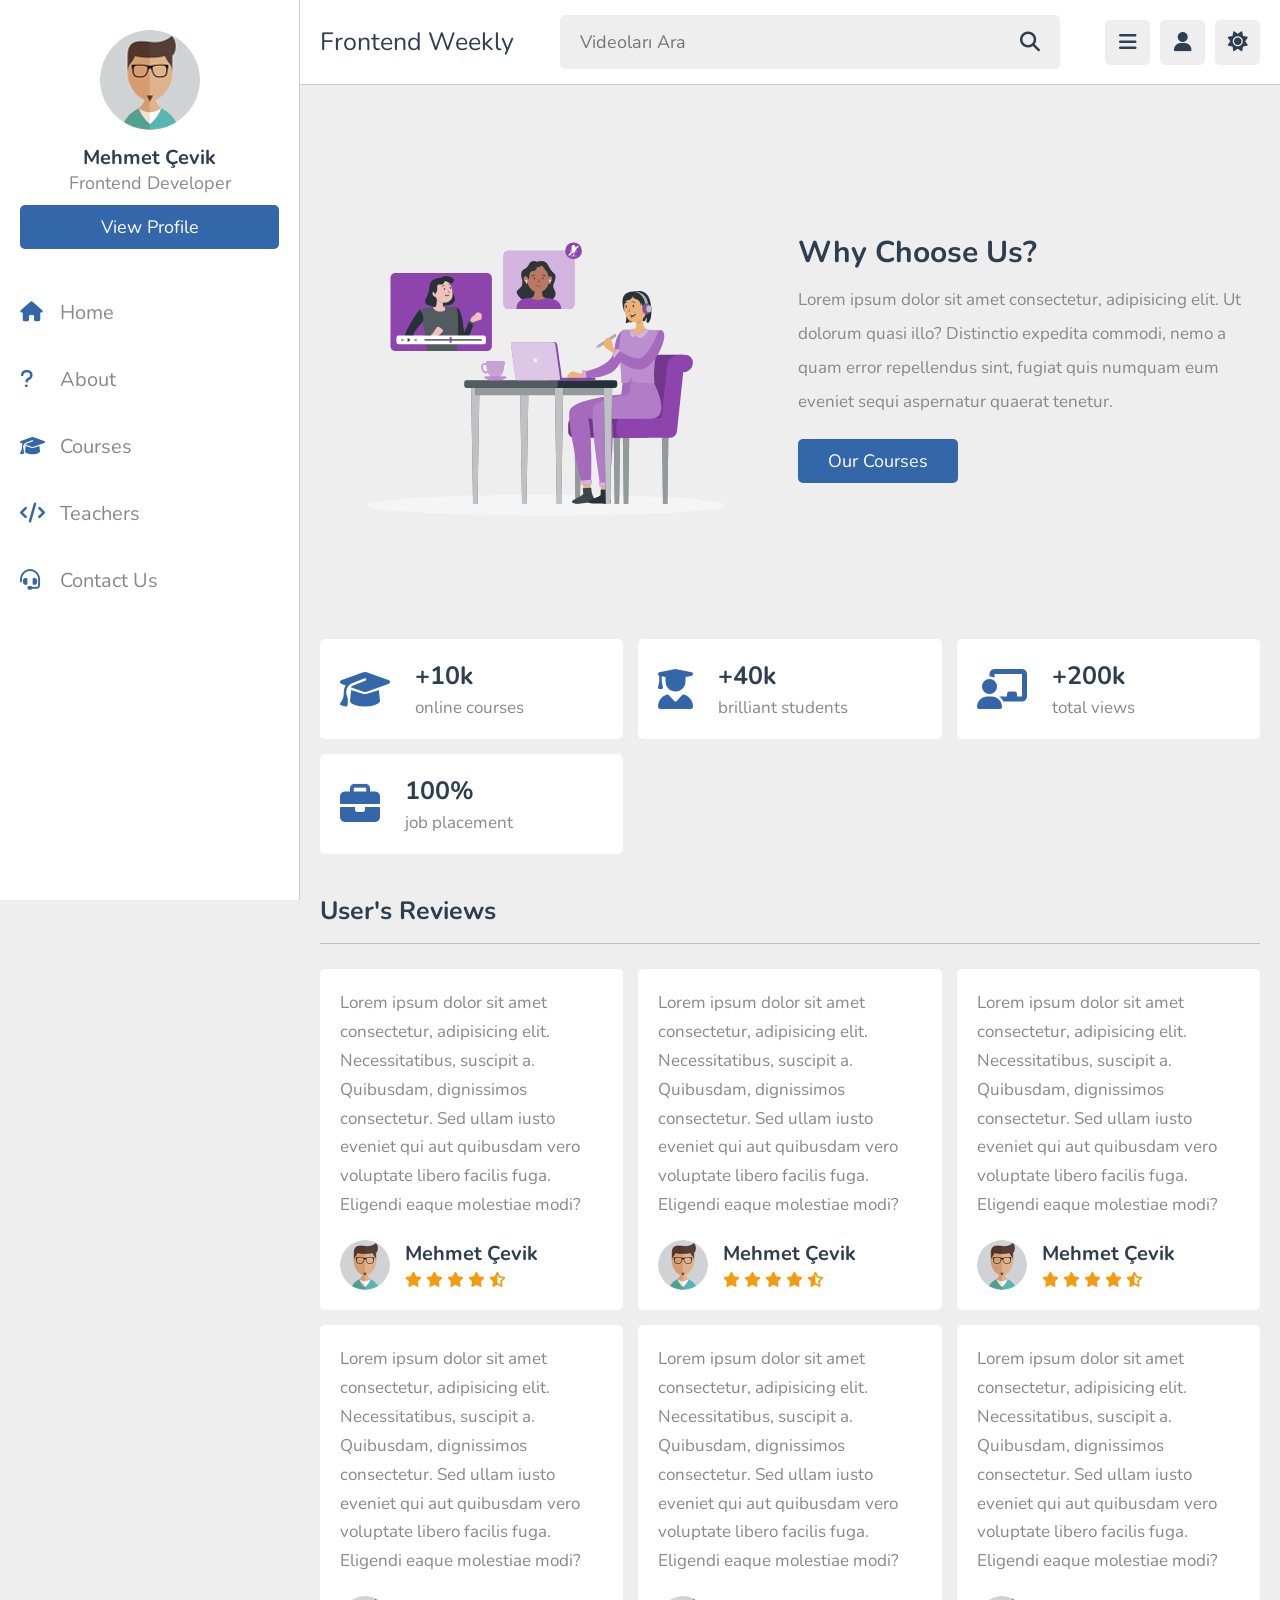
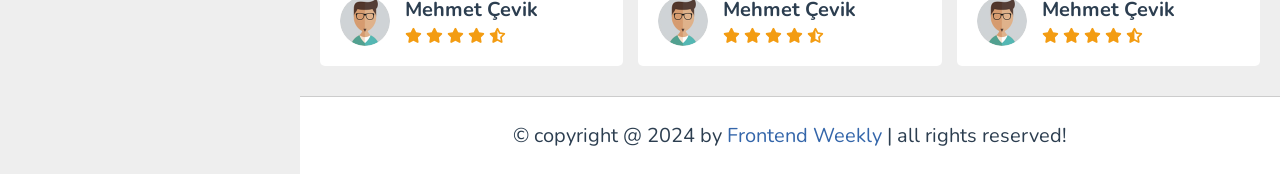
<file: Frontend Weekly/about.html>
<!DOCTYPE html>
<html lang="tr">

<head>
    <meta charset="UTF-8">
    <meta name="viewport" content="width=device-width, initial-scale=1.0">
    <title>Frontend Weekly - About</title>

    <!-- font awesome cdn -->
    <link rel="stylesheet" href="https://cdnjs.cloudflare.com/ajax/libs/font-awesome/6.5.2/css/all.min.css">

    <link rel="stylesheet" href="css/main.css">
</head>

<body>

    <!--! header start -->
    <header class="header">
        <section class="header-flex">
            <a href="home.html" class="header-logo">Frontend Weekly</a>
            <form action="" method="post" class="search-form">
                <input type="text" name="search_box" placeholder="Videoları Ara" required maxlength="100">
                <button type="submit" class="fas fa-search" name="search_box"></button>
            </form>
            <div class="header-icons">
                <div id="menu-btn" class="icon fas fa-bars"></div>
                <div id="search-btn" class="icon fas fa-search"></div>
                <div id="user-btn" class="icon fas fa-user"></div>
                <div id="toggle-btn" class="icon fas fa-sun"></div>
            </div>
            <div class="profile">
                <img class="profile-img" src="images/pic-1.jpg" alt="">
                <h3 class="profile-name">Mehmet Çevik</h3>
                <p class="profile-role">Frontend Developer</p>
                <a href="profile.html" class="btn">View Profile</a>
                <div class="flex-btn">
                    <a href="login.html" class="btn option-btn">Login</a>
                    <a href="register.html" class="btn option-btn">Register</a>
                </div>
            </div>
        </section>
    </header>

    <!--! header end -->

    <!--! sidebar start -->

    <div class="sidebar">
        <div class="close-btn">
            <i class="fas fa-times"></i>
        </div>
        <div class="profile">
            <img class="profile-img" src="images/pic-1.jpg" alt="">
            <h3 class="profile-name">Mehmet Çevik</h3>
            <p class="profile-role">Frontend Developer</p>
            <a href="profile.html" class="btn">View Profile</a>
        </div>
        <nav class="navbar">
            <a href="home.html" class="navbar-item">
                <i class="fas fa-home"></i>
                <span>Home</span>
            </a>
            <a href="about.html" class="navbar-item">
                <i class="fas fa-question"></i>
                <span>About</span>
            </a>
            <a href="courses.html" class="navbar-item">
                <i class="fas fa-graduation-cap"></i>
                <span>Courses</span>
            </a>
            <a href="teachers.html" class="navbar-item">
                <i class="fas fa-code"></i>
                <span>Teachers</span>
            </a>
            <a href="contact.html" class="navbar-item">
                <i class="fas fa-headset"></i>
                <span>Contact Us</span>
            </a>
        </nav>
    </div>

    <!--! sidebar end -->

    <!--! about start -->

    <section class="about">
        <div class="about-row">
            <div class="about-image">
                <img src="images/about-img.svg" alt="">
            </div>
            <div class="about-content">
                <h3>Why Choose Us?</h3>
                <p>Lorem ipsum dolor sit amet consectetur, adipisicing elit. Ut dolorum quasi illo? Distinctio expedita
                    commodi, nemo a quam error repellendus sint, fugiat quis numquam eum eveniet sequi aspernatur
                    quaerat tenetur.</p>
                <a href="courses.html" class="inline-btn">Our courses</a>
            </div>
        </div>
        <div class="about-success-container">
            <div class="success-box">
                <i class="fas fa-graduation-cap"></i>
                <div class="success-content">
                    <h3>+10k</h3>
                    <p>online courses</p>
                </div>
            </div>
            <div class="success-box">
                <i class="fas fa-user-graduate"></i>
                <div class="success-content">
                    <h3>+40k</h3>
                    <p>brilliant students</p>
                </div>
            </div>
            <div class="success-box">
                <i class="fas fa-chalkboard-user"></i>
                <div class="success-content">
                    <h3>+200k</h3>
                    <p>total views</p>
                </div>
            </div>
            <div class="success-box">
                <i class="fas fa-briefcase"></i>
                <div class="success-content">
                    <h3>100%</h3>
                    <p>job placement</p>
                </div>
            </div>
        </div>
    </section>
    <!--! about end -->

    <!--! review start -->

    <section class="reviews">
        <h1 class="heading">user's reviews</h1>
        <div class="review-box-container">
            <div class="review-box">
                <p class="review">
                    Lorem ipsum dolor sit amet consectetur, adipisicing elit. Necessitatibus, suscipit a. Quibusdam,
                    dignissimos consectetur. Sed ullam iusto eveniet qui aut quibusdam vero voluptate libero facilis
                    fuga. Eligendi eaque molestiae modi?
                </p>
                <div class="review-owner">
                    <img class="review-avatar" src="images/pic-1.jpg" alt="">
                    <div class="review-info">
                        <h3 class="review-name">Mehmet Çevik</h3>
                        <div class="stars">
                            <i class="fas fa-star"></i>
                            <i class="fas fa-star"></i>
                            <i class="fas fa-star"></i>
                            <i class="fas fa-star"></i>
                            <i class="fas fa-star-half-alt"></i>
                        </div>
                    </div>
                </div>
            </div>
            <div class="review-box">
                <p class="review">
                    Lorem ipsum dolor sit amet consectetur, adipisicing elit. Necessitatibus, suscipit a. Quibusdam,
                    dignissimos consectetur. Sed ullam iusto eveniet qui aut quibusdam vero voluptate libero facilis
                    fuga. Eligendi eaque molestiae modi?
                </p>
                <div class="review-owner">
                    <img class="review-avatar" src="images/pic-1.jpg" alt="">
                    <div class="review-info">
                        <h3>Mehmet Çevik</h3>
                        <div class="stars">
                            <i class="fas fa-star"></i>
                            <i class="fas fa-star"></i>
                            <i class="fas fa-star"></i>
                            <i class="fas fa-star"></i>
                            <i class="fas fa-star-half-alt"></i>
                        </div>
                    </div>
                </div>
            </div>
            <div class="review-box">
                <p class="review">
                    Lorem ipsum dolor sit amet consectetur, adipisicing elit. Necessitatibus, suscipit a. Quibusdam,
                    dignissimos consectetur. Sed ullam iusto eveniet qui aut quibusdam vero voluptate libero facilis
                    fuga. Eligendi eaque molestiae modi?
                </p>
                <div class="review-owner">
                    <img class="review-avatar" src="images/pic-1.jpg" alt="">
                    <div class="review-info">
                        <h3>Mehmet Çevik</h3>
                        <div class="stars">
                            <i class="fas fa-star"></i>
                            <i class="fas fa-star"></i>
                            <i class="fas fa-star"></i>
                            <i class="fas fa-star"></i>
                            <i class="fas fa-star-half-alt"></i>
                        </div>
                    </div>
                </div>
            </div>
            <div class="review-box">
                <p class="review">
                    Lorem ipsum dolor sit amet consectetur, adipisicing elit. Necessitatibus, suscipit a. Quibusdam,
                    dignissimos consectetur. Sed ullam iusto eveniet qui aut quibusdam vero voluptate libero facilis
                    fuga. Eligendi eaque molestiae modi?
                </p>
                <div class="review-owner">
                    <img class="review-avatar" src="images/pic-1.jpg" alt="">
                    <div class="review-info">
                        <h3>Mehmet Çevik</h3>
                        <div class="stars">
                            <i class="fas fa-star"></i>
                            <i class="fas fa-star"></i>
                            <i class="fas fa-star"></i>
                            <i class="fas fa-star"></i>
                            <i class="fas fa-star-half-alt"></i>
                        </div>
                    </div>
                </div>
            </div>
            <div class="review-box">
                <p class="review">
                    Lorem ipsum dolor sit amet consectetur, adipisicing elit. Necessitatibus, suscipit a. Quibusdam,
                    dignissimos consectetur. Sed ullam iusto eveniet qui aut quibusdam vero voluptate libero facilis
                    fuga. Eligendi eaque molestiae modi?
                </p>
                <div class="review-owner">
                    <img class="review-avatar" src="images/pic-1.jpg" alt="">
                    <div class="review-info">
                        <h3>Mehmet Çevik</h3>
                        <div class="stars">
                            <i class="fas fa-star"></i>
                            <i class="fas fa-star"></i>
                            <i class="fas fa-star"></i>
                            <i class="fas fa-star"></i>
                            <i class="fas fa-star-half-alt"></i>
                        </div>
                    </div>
                </div>
            </div>
            <div class="review-box">
                <p class="review">
                    Lorem ipsum dolor sit amet consectetur, adipisicing elit. Necessitatibus, suscipit a. Quibusdam,
                    dignissimos consectetur. Sed ullam iusto eveniet qui aut quibusdam vero voluptate libero facilis
                    fuga. Eligendi eaque molestiae modi?
                </p>
                <div class="review-owner">
                    <img class="review-avatar" src="images/pic-1.jpg" alt="">
                    <div class="review-info">
                        <h3>Mehmet Çevik</h3>
                        <div class="stars">
                            <i class="fas fa-star"></i>
                            <i class="fas fa-star"></i>
                            <i class="fas fa-star"></i>
                            <i class="fas fa-star"></i>
                            <i class="fas fa-star-half-alt"></i>
                        </div>
                    </div>
                </div>
            </div>
        </div>
    </section>

    <!--! review end -->


    <!--! footer start -->

    <div class="footer">
        &copy; copyright @ 2024 by <a href="https://www.youtube.com/@frontendweekly">Frontend Weekly</a> | all rights
        reserved!
    </div>

    <!--! footer end -->


    <script src="js/script.js"></script>
</body>

</html>
</file>
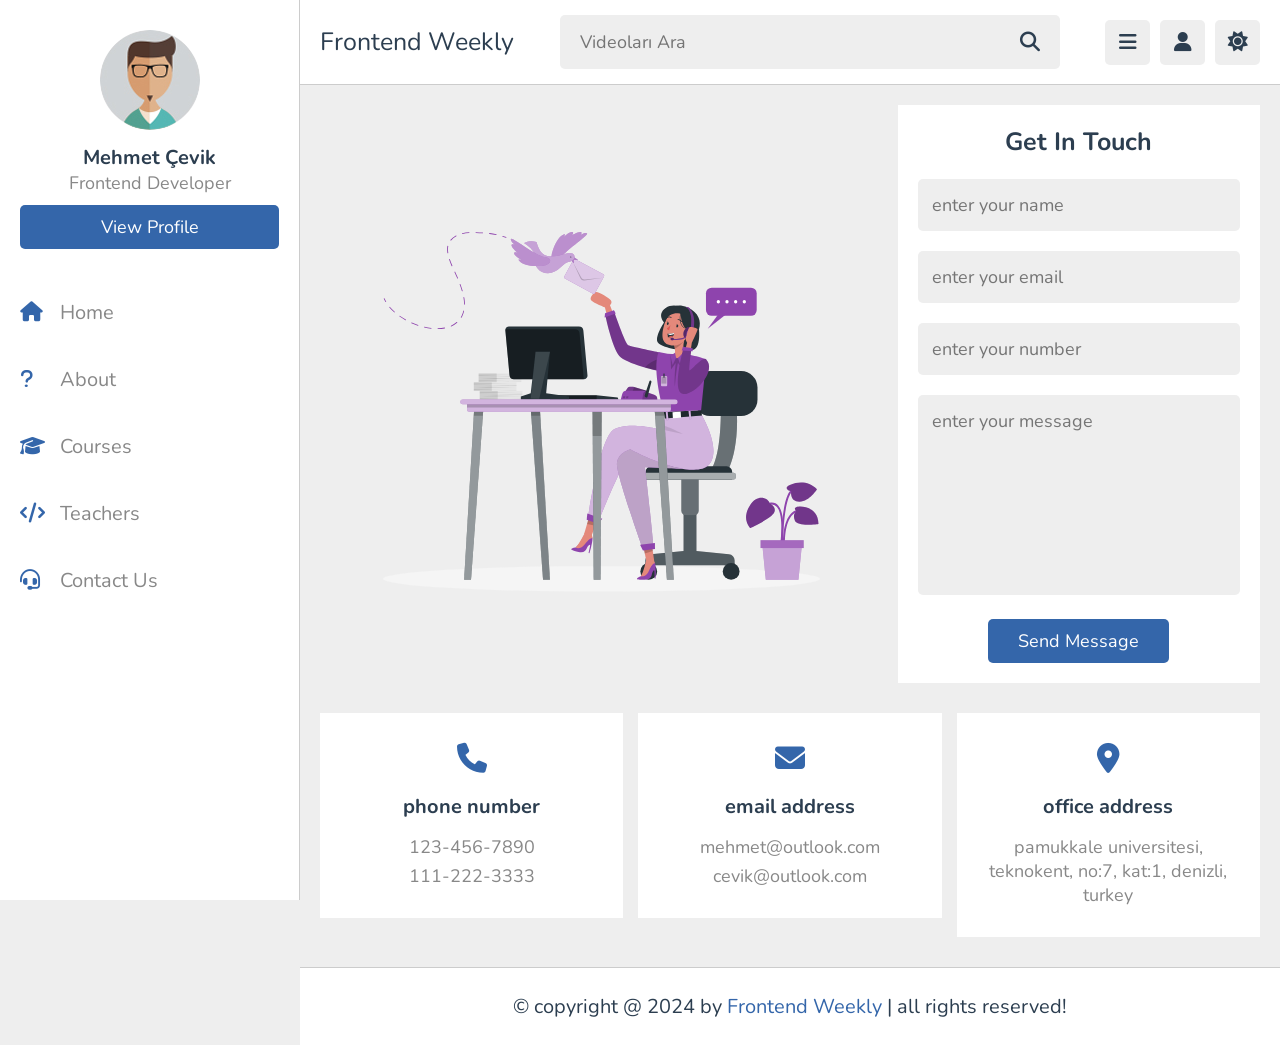
<file: Frontend Weekly/contact.html>
<!DOCTYPE html>
<html lang="tr">

<head>
    <meta charset="UTF-8">
    <meta name="viewport" content="width=device-width, initial-scale=1.0">
    <title>Frontend Weekly - Contact</title>

    <!-- font awesome cdn -->
    <link rel="stylesheet" href="https://cdnjs.cloudflare.com/ajax/libs/font-awesome/6.5.2/css/all.min.css">

    <link rel="stylesheet" href="css/main.css">
</head>

<body>

    <!--! header start -->
    <header class="header">
        <section class="header-flex">
            <a href="home.html" class="header-logo">Frontend Weekly</a>
            <form action="" method="post" class="search-form">
                <input type="text" name="search_box" placeholder="Videoları Ara" required maxlength="100">
                <button type="submit" class="fas fa-search" name="search_box"></button>
            </form>
            <div class="header-icons">
                <div id="menu-btn" class="icon fas fa-bars"></div>
                <div id="search-btn" class="icon fas fa-search"></div>
                <div id="user-btn" class="icon fas fa-user"></div>
                <div id="toggle-btn" class="icon fas fa-sun"></div>
            </div>
            <div class="profile">
                <img class="profile-img" src="images/pic-1.jpg" alt="">
                <h3 class="profile-name">Mehmet Çevik</h3>
                <p class="profile-role">Frontend Developer</p>
                <a href="profile.html" class="btn">View Profile</a>
                <div class="flex-btn">
                    <a href="login.html" class="btn option-btn">Login</a>
                    <a href="register.html" class="btn option-btn">Register</a>
                </div>
            </div>
        </section>
    </header>

    <!--! header end -->

    <!--! sidebar start -->

    <div class="sidebar">
        <div class="close-btn">
            <i class="fas fa-times"></i>
        </div>
        <div class="profile">
            <img class="profile-img" src="images/pic-1.jpg" alt="">
            <h3 class="profile-name">Mehmet Çevik</h3>
            <p class="profile-role">Frontend Developer</p>
            <a href="profile.html" class="btn">View Profile</a>
        </div>
        <nav class="navbar">
            <a href="home.html" class="navbar-item">
                <i class="fas fa-home"></i>
                <span>Home</span>
            </a>
            <a href="about.html" class="navbar-item">
                <i class="fas fa-question"></i>
                <span>About</span>
            </a>
            <a href="courses.html" class="navbar-item">
                <i class="fas fa-graduation-cap"></i>
                <span>Courses</span>
            </a>
            <a href="teachers.html" class="navbar-item">
                <i class="fas fa-code"></i>
                <span>Teachers</span>
            </a>
            <a href="contact.html" class="navbar-item">
                <i class="fas fa-headset"></i>
                <span>Contact Us</span>
            </a>
        </nav>
    </div>

    <!--! sidebar end -->

    <!--! contact start -->

    <section class="contact">
        <div class="row">
            <div class="image">
                <img src="images/contact-img.svg" alt="">
            </div>
            <form action="" method="post">
                <h3>get in touch</h3>
                <input type="text" placeholder="enter your name" required maxlength="50" class="box">
                <input type="email" placeholder="enter your email" required maxlength="50" class="box">
                <input type="number" placeholder="enter your number" required maxlength="50" class="box">
                <textarea name="msg" class="box" placeholder="enter your message" required maxlength="1000" cols="30"
                    rows="10"></textarea>
                <input type="submit" value="send message" class="inline-btn" name="submit">
            </form>
        </div>

        <div class="box-container">
            <div class="box">
                <i class="fas fa-phone"></i>
                <h3>phone number</h3>
                <a href="tel:1234567890">123-456-7890</a>
                <a href="tel:1112223333">111-222-3333</a>
            </div>
            <div class="box">
                <i class="fas fa-envelope"></i>
                <h3>email address</h3>
                <a href="mailto:mehmet@outlook.com">mehmet@outlook.com</a>
                <a href="mailto:cevik@outlook.com">cevik@outlook.com</a>
            </div>
            <div class="box">
                <i class="fas fa-map-marker-alt"></i>
                <h3>office address</h3>
                <a href="#">pamukkale universitesi, teknokent, no:7, kat:1, denizli, turkey </a>
            </div>
        </div>
    </section>

    <!--! contact end -->

    <!--! footer start -->

    <div class="footer">
        &copy; copyright @ 2024 by <a href="https://www.youtube.com/@frontendweekly">Frontend Weekly</a> | all rights
        reserved!
    </div>

    <!--! footer end -->


    <script src="js/script.js"></script>
</body>

</html>
</file>
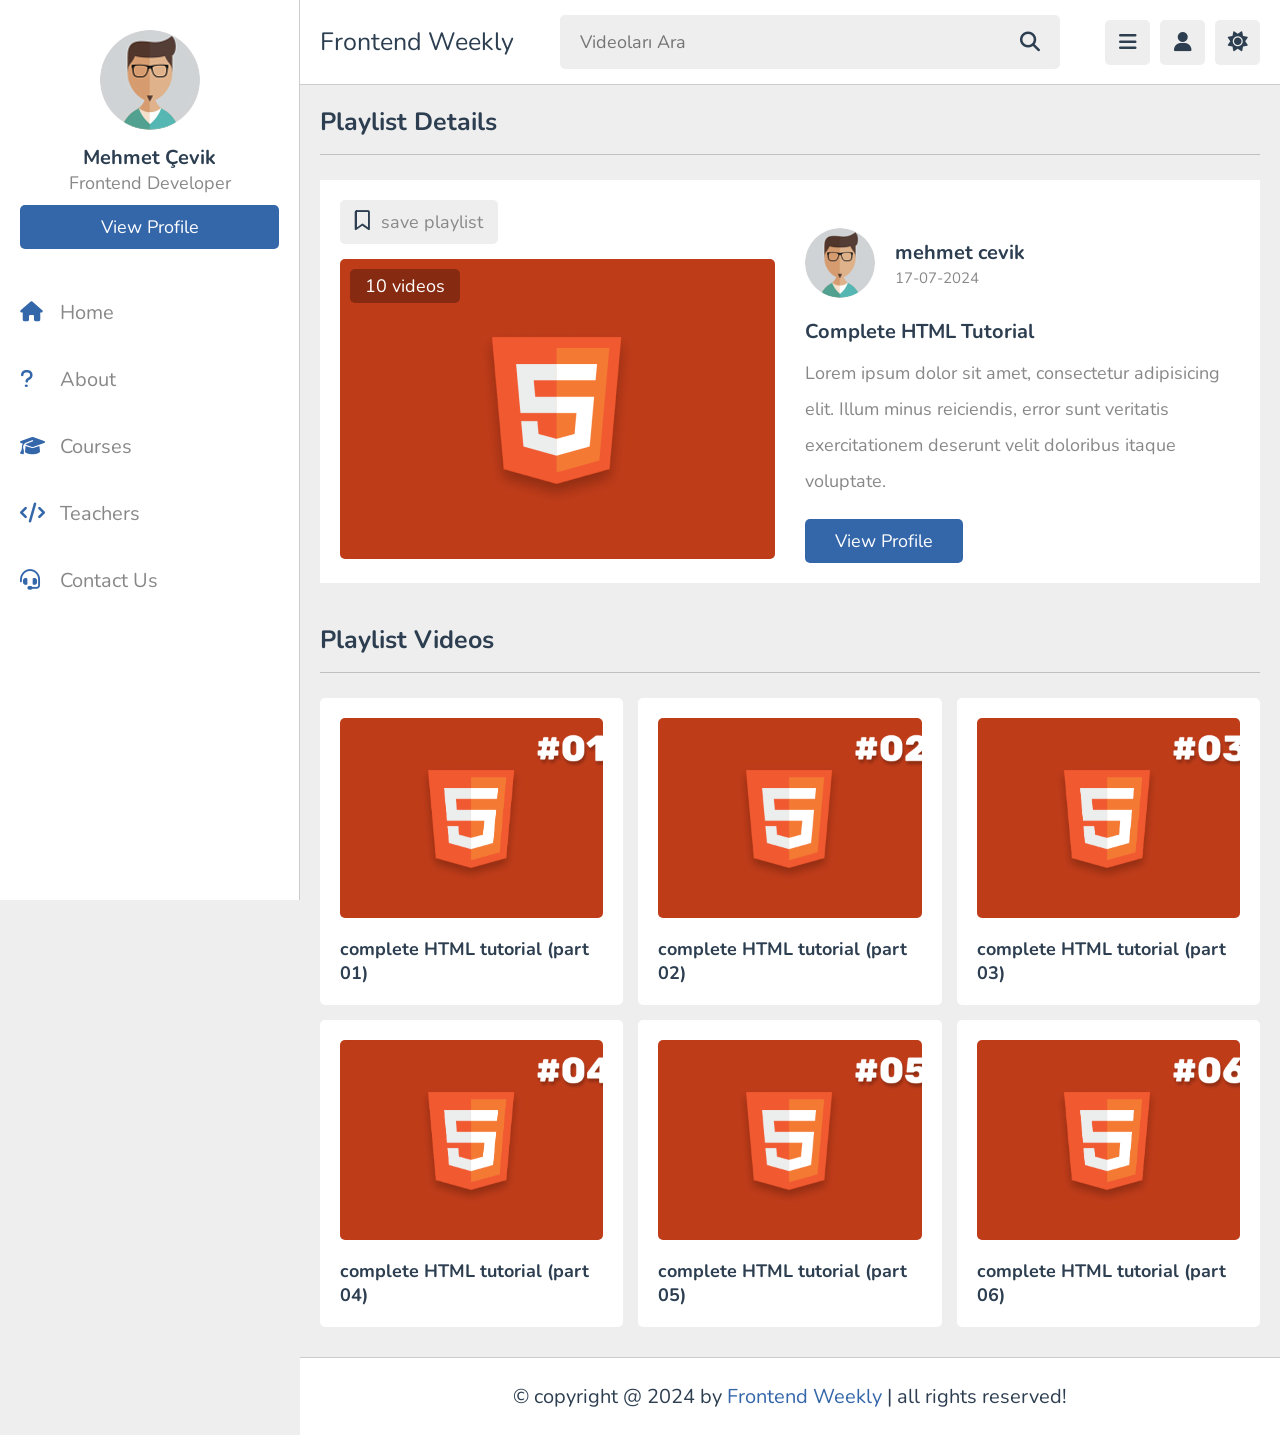
<file: Frontend Weekly/course-playlist.html>
<!DOCTYPE html>
<html lang="tr">

<head>
    <meta charset="UTF-8">
    <meta name="viewport" content="width=device-width, initial-scale=1.0">
    <title>Frontend Weekly - courses</title>

    <!-- font awesome cdn -->
    <link rel="stylesheet" href="https://cdnjs.cloudflare.com/ajax/libs/font-awesome/6.5.2/css/all.min.css">

    <link rel="stylesheet" href="css/main.css">
</head>

<body>

    <!--! header start -->
    <header class="header">
        <section class="header-flex">
            <a href="home.html" class="header-logo">Frontend Weekly</a>
            <form action="" method="post" class="search-form">
                <input type="text" name="search_box" placeholder="Videoları Ara" required maxlength="100">
                <button type="submit" class="fas fa-search" name="search_box"></button>
            </form>
            <div class="header-icons">
                <div id="menu-btn" class="icon fas fa-bars"></div>
                <div id="search-btn" class="icon fas fa-search"></div>
                <div id="user-btn" class="icon fas fa-user"></div>
                <div id="toggle-btn" class="icon fas fa-sun"></div>
            </div>
            <div class="profile">
                <img class="profile-img" src="images/pic-1.jpg" alt="">
                <h3 class="profile-name">Mehmet Çevik</h3>
                <p class="profile-role">Frontend Developer</p>
                <a href="profile.html" class="btn">View Profile</a>
                <div class="flex-btn">
                    <a href="login.html" class="btn option-btn">Login</a>
                    <a href="register.html" class="btn option-btn">Register</a>
                </div>
            </div>
        </section>
    </header>

    <!--! header end -->

    <!--! sidebar start -->

    <div class="sidebar">
        <div class="close-btn">
            <i class="fas fa-times"></i>
        </div>
        <div class="profile">
            <img class="profile-img" src="images/pic-1.jpg" alt="">
            <h3 class="profile-name">Mehmet Çevik</h3>
            <p class="profile-role">Frontend Developer</p>
            <a href="profile.html" class="btn">View Profile</a>
        </div>
        <nav class="navbar">
            <a href="home.html" class="navbar-item">
                <i class="fas fa-home"></i>
                <span>Home</span>
            </a>
            <a href="about.html" class="navbar-item">
                <i class="fas fa-question"></i>
                <span>About</span>
            </a>
            <a href="courses.html" class="navbar-item">
                <i class="fas fa-graduation-cap"></i>
                <span>Courses</span>
            </a>
            <a href="teachers.html" class="navbar-item">
                <i class="fas fa-code"></i>
                <span>Teachers</span>
            </a>
            <a href="contact.html" class="navbar-item">
                <i class="fas fa-headset"></i>
                <span>Contact Us</span>
            </a>
        </nav>
    </div>

    <!--! sidebar end -->

    <!--! video playlist start -->

    <section class="playlist-details">
        <h1 class="heading">playlist details</h1>
        <div class="row">
            <div class="column">
                <form action="" method="post" class="save-playlist">
                    <button type="submit">
                        <i class="far fa-bookmark"></i>
                        <span>save playlist</span>
                    </button>
                </form>
                <div class="thumb">
                    <img src="images/thumb-1.png" alt="">
                    <span>10 videos</span>
                </div>
            </div>
            <div class="column">
                <div class="tutor">
                    <img src="images/pic-1.jpg" alt="">
                    <div>
                        <h3>mehmet cevik</h3>
                        <span>17-07-2024</span>
                    </div>
                </div>
                <div class="details">
                    <h3>complete HTML tutorial</h3>
                    <p>Lorem ipsum dolor sit amet, consectetur adipisicing elit. Illum minus reiciendis, error sunt
                        veritatis exercitationem deserunt velit doloribus itaque voluptate.</p>
                    <a href="teacher-profile.html" class="inline-btn">View Profile</a>
                </div>
            </div>
        </div>
    </section>

    <section class="playlist-courses">
        <h3 class="heading">playlist videos</h3>
        <div class="box-container">
            <a href="watch-video.html" class="box">
                <i class="fas fa-play"></i>
                <img src="images/post-1-1.png" alt="">
                <h3>complete HTML tutorial (part 01)</h3>
            </a>
            <a href="watch-video.html" class="box">
                <i class="fas fa-play"></i>
                <img src="images/post-1-2.png" alt="">
                <h3>complete HTML tutorial (part 02)</h3>
            </a>
            <a href="watch-video.html" class="box">
                <i class="fas fa-play"></i>
                <img src="images/post-1-3.png" alt="">
                <h3>complete HTML tutorial (part 03)</h3>
            </a>
            <a href="watch-video.html" class="box">
                <i class="fas fa-play"></i>
                <img src="images/post-1-4.png" alt="">
                <h3>complete HTML tutorial (part 04)</h3>
            </a>
            <a href="watch-video.html" class="box">
                <i class="fas fa-play"></i>
                <img src="images/post-1-5.png" alt="">
                <h3>complete HTML tutorial (part 05)</h3>
            </a>
            <a href="watch-video.html" class="box">
                <i class="fas fa-play"></i>
                <img src="images/post-1-6.png" alt="">
                <h3>complete HTML tutorial (part 06)</h3>
            </a>
        </div>
    </section>

    <!--! video playlist end -->





    <!--! footer start -->

    <div class="footer">
        &copy; copyright @ 2024 by <a href="https://www.youtube.com/@frontendweekly">Frontend Weekly</a> | all rights
        reserved!
    </div>

    <!--! footer end -->


    <script src="js/script.js"></script>
</body>

</html>
</file>
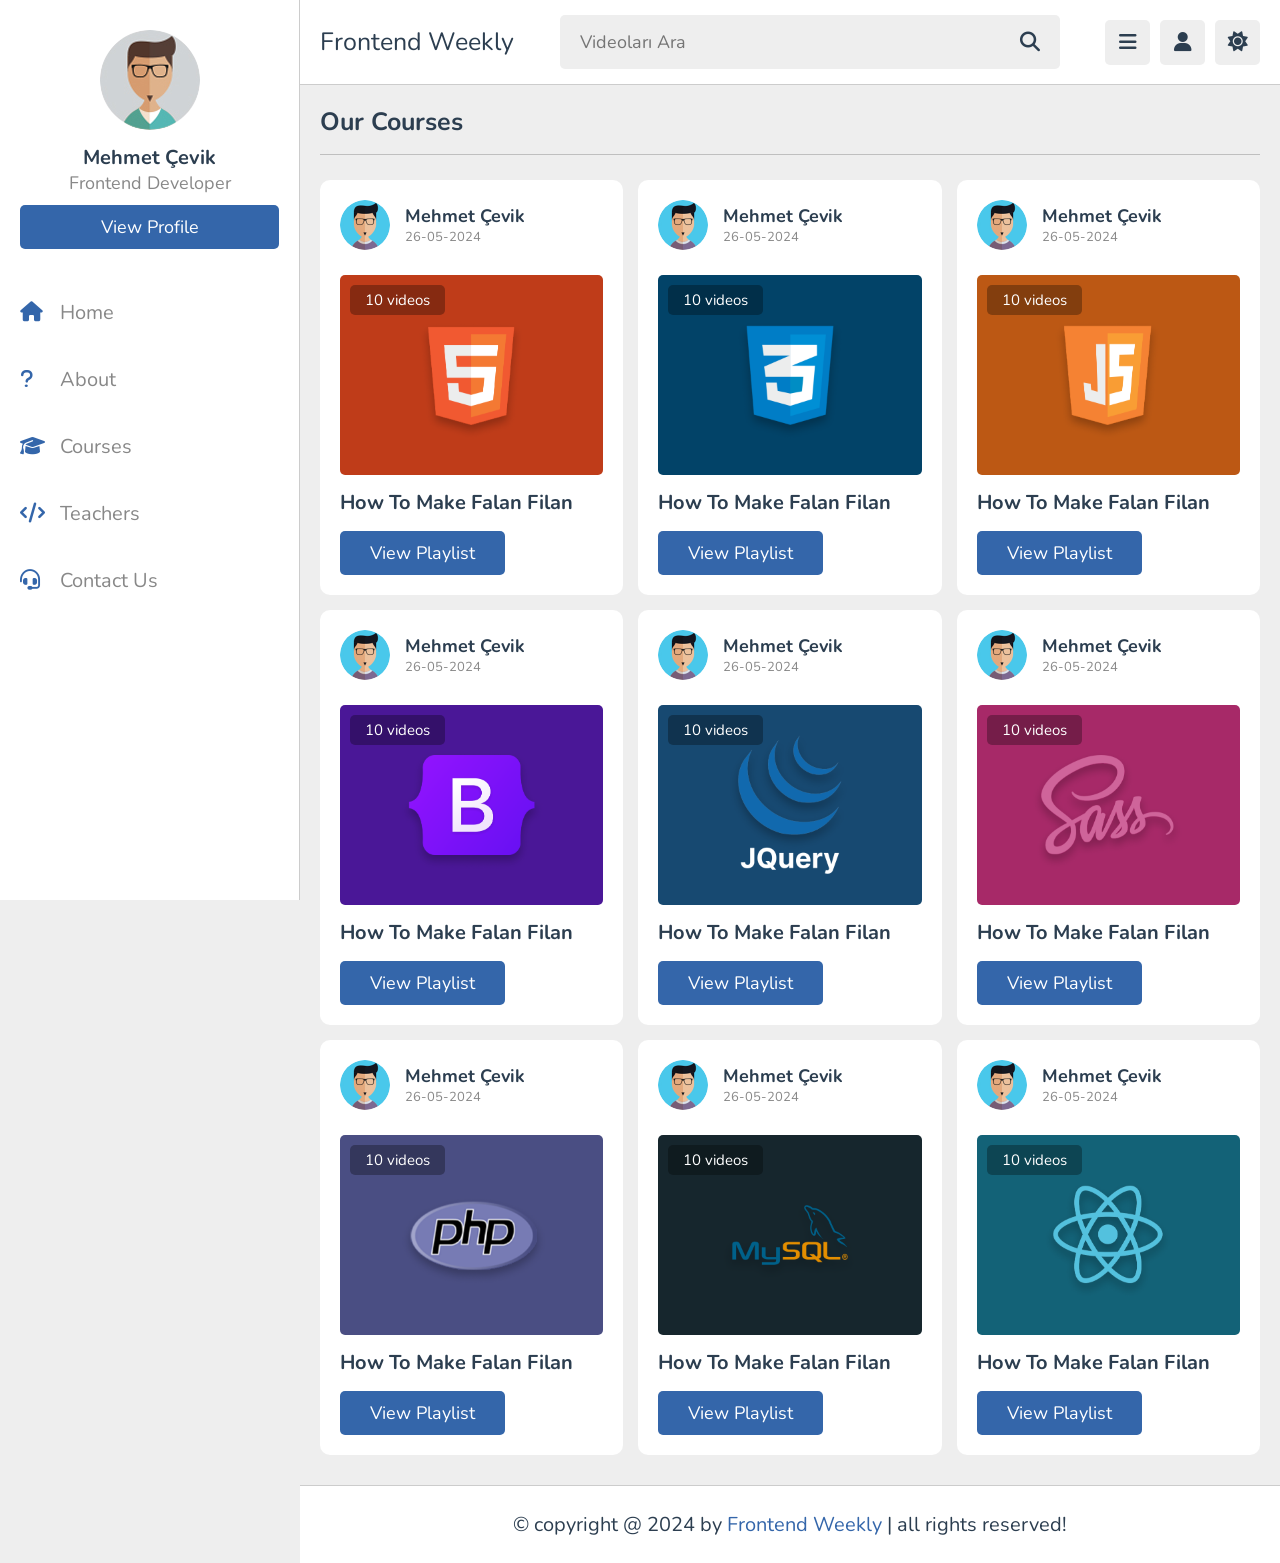
<file: Frontend Weekly/courses.html>
<!DOCTYPE html>
<html lang="tr">

<head>
    <meta charset="UTF-8">
    <meta name="viewport" content="width=device-width, initial-scale=1.0">
    <title>Frontend Weekly - courses</title>

    <!-- font awesome cdn -->
    <link rel="stylesheet" href="https://cdnjs.cloudflare.com/ajax/libs/font-awesome/6.5.2/css/all.min.css">

    <link rel="stylesheet" href="css/main.css">
</head>

<body>

    <!--! header start -->
    <header class="header">
        <section class="header-flex">
            <a href="home.html" class="header-logo">Frontend Weekly</a>
            <form action="" method="post" class="search-form">
                <input type="text" name="search_box" placeholder="Videoları Ara" required maxlength="100">
                <button type="submit" class="fas fa-search" name="search_box"></button>
            </form>
            <div class="header-icons">
                <div id="menu-btn" class="icon fas fa-bars"></div>
                <div id="search-btn" class="icon fas fa-search"></div>
                <div id="user-btn" class="icon fas fa-user"></div>
                <div id="toggle-btn" class="icon fas fa-sun"></div>
            </div>
            <div class="profile">
                <img class="profile-img" src="images/pic-1.jpg" alt="">
                <h3 class="profile-name">Mehmet Çevik</h3>
                <p class="profile-role">Frontend Developer</p>
                <a href="profile.html" class="btn">View Profile</a>
                <div class="flex-btn">
                    <a href="login.html" class="btn option-btn">Login</a>
                    <a href="register.html" class="btn option-btn">Register</a>
                </div>
            </div>
        </section>
    </header>

    <!--! header end -->

    <!--! sidebar start -->

    <div class="sidebar">
        <div class="close-btn">
            <i class="fas fa-times"></i>
        </div>
        <div class="profile">
            <img class="profile-img" src="images/pic-1.jpg" alt="">
            <h3 class="profile-name">Mehmet Çevik</h3>
            <p class="profile-role">Frontend Developer</p>
            <a href="profile.html" class="btn">View Profile</a>
        </div>
        <nav class="navbar">
            <a href="home.html" class="navbar-item">
                <i class="fas fa-home"></i>
                <span>Home</span>
            </a>
            <a href="about.html" class="navbar-item">
                <i class="fas fa-question"></i>
                <span>About</span>
            </a>
            <a href="courses.html" class="navbar-item">
                <i class="fas fa-graduation-cap"></i>
                <span>Courses</span>
            </a>
            <a href="teachers.html" class="navbar-item">
                <i class="fas fa-code"></i>
                <span>Teachers</span>
            </a>
            <a href="contact.html" class="navbar-item">
                <i class="fas fa-headset"></i>
                <span>Contact Us</span>
            </a>
        </nav>
    </div>

    <!--! sidebar end -->

    <!--! courses start -->

    <section class="courses">
        <h1 class="heading">Our courses</h1>
        <div class="courses-box-container">
            <div class="courses-box">
                <div class="content-owner">
                    <img class="avatar" src="images/pic-6.jpg" alt="">
                    <div class="info">
                        <h3 class="name">mehmet çevik</h3>
                        <span class="date">26-05-2024</span>
                    </div>
                </div>
                <div class="thumb">
                    <img src="images/thumb-1.png" alt="">
                    <span>10 videos</span>
                </div>
                <h3 class="title">how to make falan filan</h3>
                <a href="course-playlist.html" class="inline-btn">View Playlist</a>
            </div>
            <div class="courses-box">
                <div class="content-owner">
                    <img class="avatar" src="images/pic-6.jpg" alt="">
                    <div class="info">
                        <h3 class="name">mehmet çevik</h3>
                        <span class="date">26-05-2024</span>
                    </div>
                </div>
                <div class="thumb">
                    <img src="images/thumb-2.png" alt="">
                    <span>10 videos</span>
                </div>
                <h3 class="title">how to make falan filan</h3>
                <a href="course-playlist.html" class="inline-btn">View Playlist</a>
            </div>
            <div class="courses-box">
                <div class="content-owner">
                    <img class="avatar" src="images/pic-6.jpg" alt="">
                    <div class="info">
                        <h3 class="name">mehmet çevik</h3>
                        <span class="date">26-05-2024</span>
                    </div>
                </div>
                <div class="thumb">
                    <img src="images/thumb-3.png" alt="">
                    <span>10 videos</span>
                </div>
                <h3 class="title">how to make falan filan</h3>
                <a href="course-playlist.html" class="inline-btn">View Playlist</a>
            </div>
            <div class="courses-box">
                <div class="content-owner">
                    <img class="avatar" src="images/pic-6.jpg" alt="">
                    <div class="info">
                        <h3 class="name">mehmet çevik</h3>
                        <span class="date">26-05-2024</span>
                    </div>
                </div>
                <div class="thumb">
                    <img src="images/thumb-4.png" alt="">
                    <span>10 videos</span>
                </div>
                <h3 class="title">how to make falan filan</h3>
                <a href="course-playlist.html" class="inline-btn">View Playlist</a>
            </div>
            <div class="courses-box">
                <div class="content-owner">
                    <img class="avatar" src="images/pic-6.jpg" alt="">
                    <div class="info">
                        <h3 class="name">mehmet çevik</h3>
                        <span class="date">26-05-2024</span>
                    </div>
                </div>
                <div class="thumb">
                    <img src="images/thumb-5.png" alt="">
                    <span>10 videos</span>
                </div>
                <h3 class="title">how to make falan filan</h3>
                <a href="course-playlist.html" class="inline-btn">View Playlist</a>
            </div>
            <div class="courses-box">
                <div class="content-owner">
                    <img class="avatar" src="images/pic-6.jpg" alt="">
                    <div class="info">
                        <h3 class="name">mehmet çevik</h3>
                        <span class="date">26-05-2024</span>
                    </div>
                </div>
                <div class="thumb">
                    <img src="images/thumb-6.png" alt="">
                    <span>10 videos</span>
                </div>
                <h3 class="title">how to make falan filan</h3>
                <a href="course-playlist.html" class="inline-btn">View Playlist</a>
            </div>
            <div class="courses-box">
                <div class="content-owner">
                    <img class="avatar" src="images/pic-6.jpg" alt="">
                    <div class="info">
                        <h3 class="name">mehmet çevik</h3>
                        <span class="date">26-05-2024</span>
                    </div>
                </div>
                <div class="thumb">
                    <img src="images/thumb-7.png" alt="">
                    <span>10 videos</span>
                </div>
                <h3 class="title">how to make falan filan</h3>
                <a href="course-playlist.html" class="inline-btn">View Playlist</a>
            </div>
            <div class="courses-box">
                <div class="content-owner">
                    <img class="avatar" src="images/pic-6.jpg" alt="">
                    <div class="info">
                        <h3 class="name">mehmet çevik</h3>
                        <span class="date">26-05-2024</span>
                    </div>
                </div>
                <div class="thumb">
                    <img src="images/thumb-8.png" alt="">
                    <span>10 videos</span>
                </div>
                <h3 class="title">how to make falan filan</h3>
                <a href="course-playlist.html" class="inline-btn">View Playlist</a>
            </div>
            <div class="courses-box">
                <div class="content-owner">
                    <img class="avatar" src="images/pic-6.jpg" alt="">
                    <div class="info">
                        <h3 class="name">mehmet çevik</h3>
                        <span class="date">26-05-2024</span>
                    </div>
                </div>
                <div class="thumb">
                    <img src="images/thumb-9.png" alt="">
                    <span>10 videos</span>
                </div>
                <h3 class="title">how to make falan filan</h3>
                <a href="course-playlist.html" class="inline-btn">View Playlist</a>
            </div>

        </div>

    </section>

    <!--! courses end -->








    <!--! footer start -->

    <div class="footer">
        &copy; copyright @ 2024 by <a href="https://www.youtube.com/@frontendweekly">Frontend Weekly</a> | all rights
        reserved!
    </div>

    <!--! footer end -->


    <script src="js/script.js"></script>
</body>

</html>
</file>
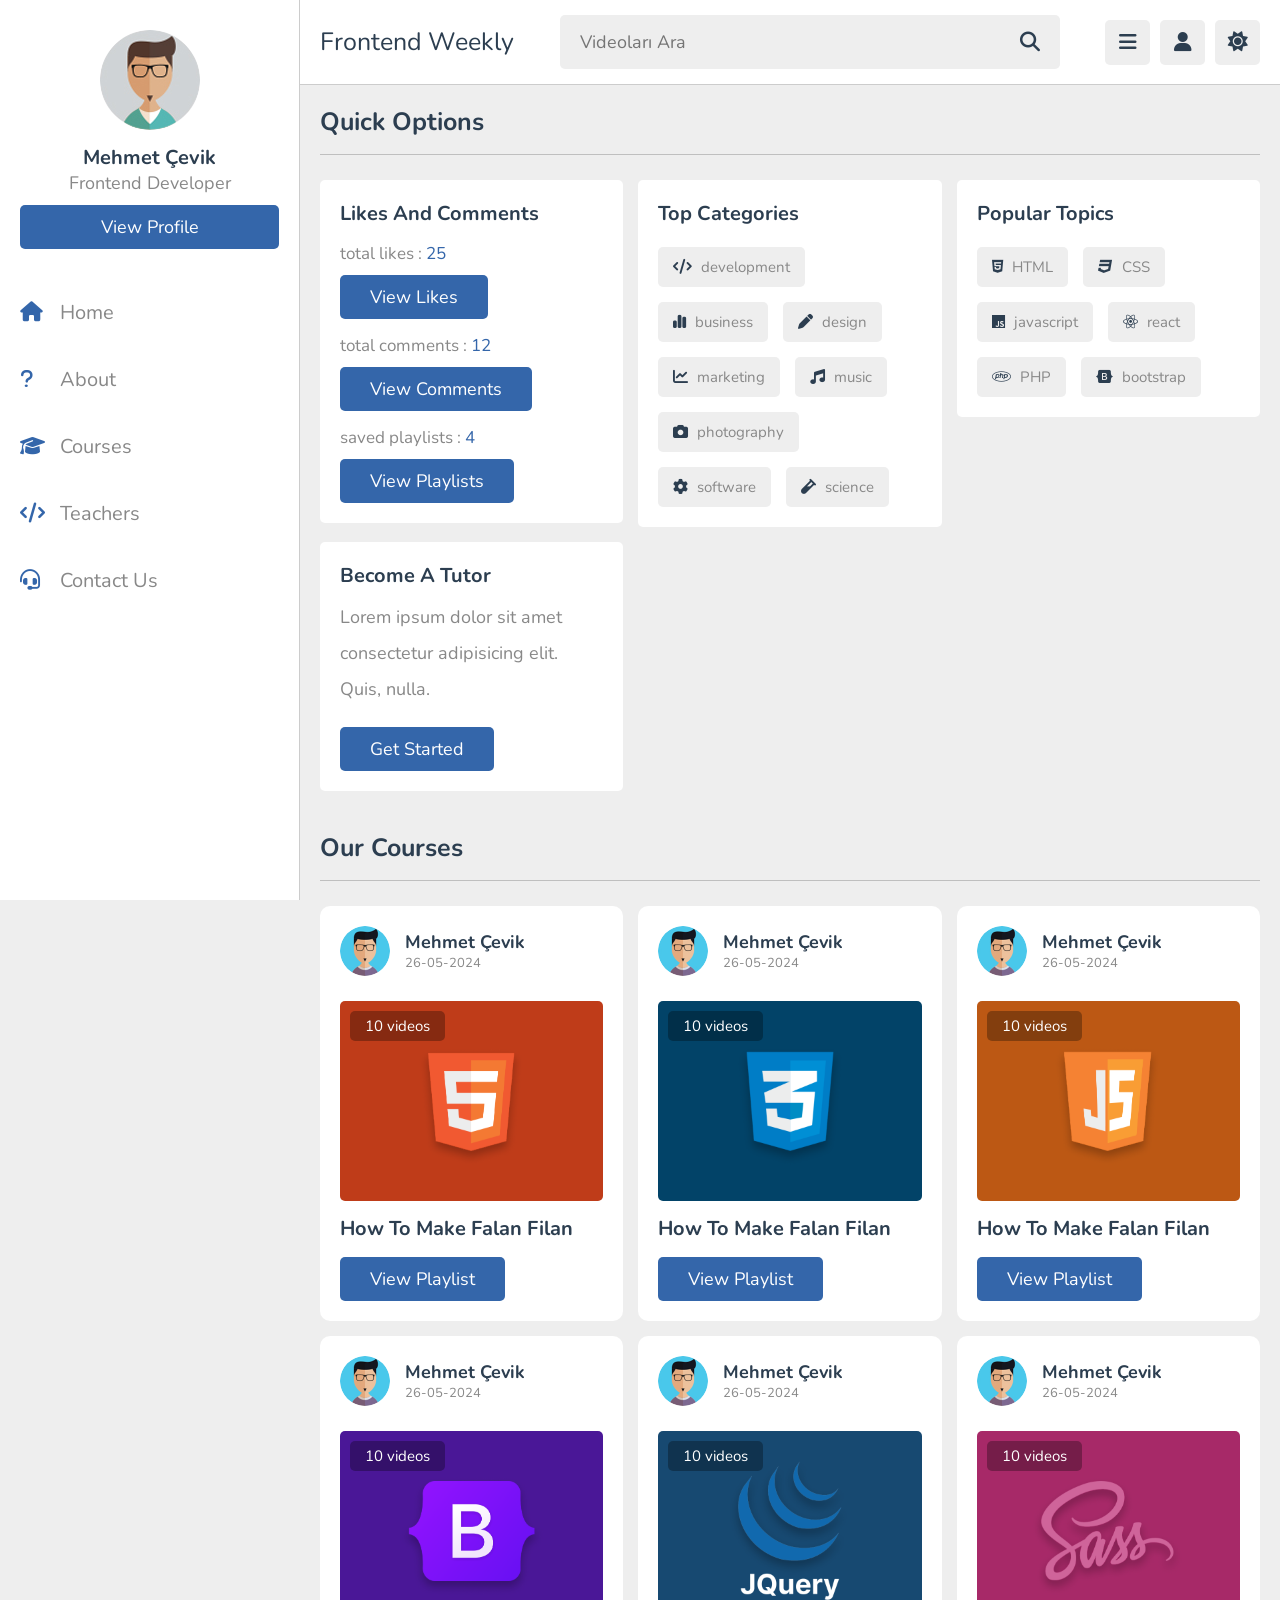
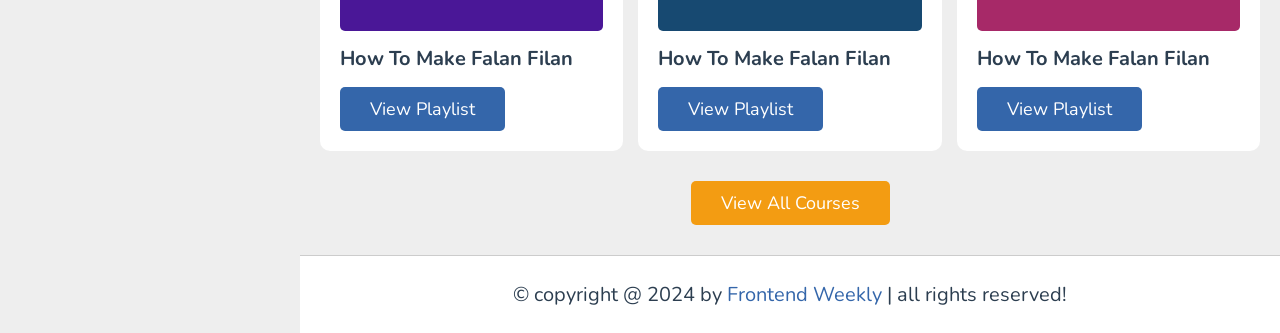
<file: Frontend Weekly/home.html>
<!DOCTYPE html>
<html lang="tr">

<head>
    <meta charset="UTF-8">
    <meta name="viewport" content="width=device-width, initial-scale=1.0">
    <title>Frontend Weekly - Home</title>

    <!-- font awesome cdn -->
    <link rel="stylesheet" href="https://cdnjs.cloudflare.com/ajax/libs/font-awesome/6.5.2/css/all.min.css">

    <link rel="stylesheet" href="css/main.css">
</head>

<body>

    <!--! header start -->
    <header class="header">
        <section class="header-flex">
            <a href="home.html" class="header-logo">Frontend Weekly</a>
            <form action="" method="post" class="search-form">
                <input type="text" name="search_box" placeholder="Videoları Ara" required maxlength="100">
                <button type="submit" class="fas fa-search" name="search_box"></button>
            </form>
            <div class="header-icons">
                <div id="menu-btn" class="icon fas fa-bars"></div>
                <div id="search-btn" class="icon fas fa-search"></div>
                <div id="user-btn" class="icon fas fa-user"></div>
                <div id="toggle-btn" class="icon fas fa-sun"></div>
            </div>
            <div class="profile">
                <img class="profile-img" src="images/pic-1.jpg" alt="">
                <h3 class="profile-name">Mehmet Çevik</h3>
                <p class="profile-role">Frontend Developer</p>
                <a href="profile.html" class="btn">View Profile</a>
                <div class="flex-btn">
                    <a href="login.html" class="btn option-btn">Login</a>
                    <a href="register.html" class="btn option-btn">Register</a>
                </div>
            </div>
        </section>
    </header>

    <!--! header end -->

    <!--! sidebar start -->

    <div class="sidebar">
        <div class="close-btn">
            <i class="fas fa-times"></i>
        </div>
        <div class="profile">
            <img class="profile-img" src="images/pic-1.jpg" alt="">
            <h3 class="profile-name">Mehmet Çevik</h3>
            <p class="profile-role">Frontend Developer</p>
            <a href="profile.html" class="btn">View Profile</a>
        </div>
        <nav class="navbar">
            <a href="home.html" class="navbar-item">
                <i class="fas fa-home"></i>
                <span>Home</span>
            </a>
            <a href="about.html" class="navbar-item">
                <i class="fas fa-question"></i>
                <span>About</span>
            </a>
            <a href="courses.html" class="navbar-item">
                <i class="fas fa-graduation-cap"></i>
                <span>Courses</span>
            </a>
            <a href="teachers.html" class="navbar-item">
                <i class="fas fa-code"></i>
                <span>Teachers</span>
            </a>
            <a href="contact.html" class="navbar-item">
                <i class="fas fa-headset"></i>
                <span>Contact Us</span>
            </a>
        </nav>
    </div>

    <!--! sidebar end -->

    <!--! home-content start -->

    <section class="home-content">
        <h1 class="heading">quick options</h1>
        <div class="content-box-container">
            <div class="content-box">
                <h3 class="title">likes and comments</h3>
                <p class="likes">
                    total likes :
                    <span>25</span>
                </p>
                <a href="#" class="inline-btn">view likes</a>
                <p class="likes">
                    total comments :
                    <span>12</span>
                </p>
                <a href="#" class="inline-btn">view comments</a>
                <p class="likes">
                    saved playlists :
                    <span>4</span>
                </p>
                <a href="#" class="inline-btn">view playlists</a>
            </div>
            <div class="content-box">
                <h3 class="title">top categories</h3>
                <div class="box-flex">
                    <a href="#">
                        <i class="fas fa-code"></i>
                        <span>development</span>
                    </a>
                    <a href="#">
                        <i class="fas fa-chart-simple"></i>
                        <span>business</span>
                    </a>
                    <a href="#">
                        <i class="fas fa-pen"></i>
                        <span>design</span>
                    </a>
                    <a href="#">
                        <i class="fas fa-chart-line"></i>
                        <span>marketing</span>
                    </a>
                    <a href="#">
                        <i class="fas fa-music"></i>
                        <span>music</span>
                    </a>
                    <a href="#">
                        <i class="fas fa-camera"></i>
                        <span>photography</span>
                    </a>
                    <a href="#">
                        <i class="fas fa-cog"></i>
                        <span>software</span>
                    </a>
                    <a href="#">
                        <i class="fas fa-vial"></i>
                        <span>science</span>
                    </a>
                </div>
            </div>
            <div class="content-box">
                <h3 class="title">popular topics</h3>
                <div class="box-flex">
                    <a href="#">
                        <i class="fab fa-html5"></i>
                        <span>HTML</span>
                    </a>
                    <a href="#">
                        <i class="fab fa-css3"></i>
                        <span>CSS</span>
                    </a>
                    <a href="#">
                        <i class="fab fa-js"></i>
                        <span>javascript</span>
                    </a>
                    <a href="#">
                        <i class="fab fa-react"></i>
                        <span>react</span>
                    </a>
                    <a href="#">
                        <i class="fab fa-php"></i>
                        <span>PHP</span>
                    </a>
                    <a href="#">
                        <i class="fab fa-bootstrap"></i>
                        <span>bootstrap</span>
                    </a>
                </div>
            </div>
            <div class="content-box">
                <h3 class="title">become a tutor</h3>
                <p class="tutor">Lorem ipsum dolor sit amet consectetur adipisicing elit. Quis, nulla.</p>
                <a href="teachers.html" class="inline-btn">Get Started</a>
            </div>
        </div>
    </section>

    <!--! home-content end -->

    <!--! courses start -->

    <section class="courses">
        <h1 class="heading">Our courses</h1>
        <div class="courses-box-container">
            <div class="courses-box">
                <div class="content-owner">
                    <img class="avatar" src="images/pic-6.jpg" alt="">
                    <div class="info">
                        <h3 class="name">mehmet çevik</h3>
                        <span class="date">26-05-2024</span>
                    </div>
                </div>
                <div class="thumb">
                    <img src="images/thumb-1.png" alt="">
                    <span>10 videos</span>
                </div>
                <h3 class="title">how to make falan filan</h3>
                <a href="course-playlist.html" class="inline-btn">View Playlist</a>
            </div>
            <div class="courses-box">
                <div class="content-owner">
                    <img class="avatar" src="images/pic-6.jpg" alt="">
                    <div class="info">
                        <h3 class="name">mehmet çevik</h3>
                        <span class="date">26-05-2024</span>
                    </div>
                </div>
                <div class="thumb">
                    <img src="images/thumb-2.png" alt="">
                    <span>10 videos</span>
                </div>
                <h3 class="title">how to make falan filan</h3>
                <a href="course-playlist.html" class="inline-btn">View Playlist</a>
            </div>
            <div class="courses-box">
                <div class="content-owner">
                    <img class="avatar" src="images/pic-6.jpg" alt="">
                    <div class="info">
                        <h3 class="name">mehmet çevik</h3>
                        <span class="date">26-05-2024</span>
                    </div>
                </div>
                <div class="thumb">
                    <img src="images/thumb-3.png" alt="">
                    <span>10 videos</span>
                </div>
                <h3 class="title">how to make falan filan</h3>
                <a href="course-playlist.html" class="inline-btn">View Playlist</a>
            </div>
            <div class="courses-box">
                <div class="content-owner">
                    <img class="avatar" src="images/pic-6.jpg" alt="">
                    <div class="info">
                        <h3 class="name">mehmet çevik</h3>
                        <span class="date">26-05-2024</span>
                    </div>
                </div>
                <div class="thumb">
                    <img src="images/thumb-4.png" alt="">
                    <span>10 videos</span>
                </div>
                <h3 class="title">how to make falan filan</h3>
                <a href="course-playlist.html" class="inline-btn">View Playlist</a>
            </div>
            <div class="courses-box">
                <div class="content-owner">
                    <img class="avatar" src="images/pic-6.jpg" alt="">
                    <div class="info">
                        <h3 class="name">mehmet çevik</h3>
                        <span class="date">26-05-2024</span>
                    </div>
                </div>
                <div class="thumb">
                    <img src="images/thumb-5.png" alt="">
                    <span>10 videos</span>
                </div>
                <h3 class="title">how to make falan filan</h3>
                <a href="course-playlist.html" class="inline-btn">View Playlist</a>
            </div>
            <div class="courses-box">
                <div class="content-owner">
                    <img class="avatar" src="images/pic-6.jpg" alt="">
                    <div class="info">
                        <h3 class="name">mehmet çevik</h3>
                        <span class="date">26-05-2024</span>
                    </div>
                </div>
                <div class="thumb">
                    <img src="images/thumb-6.png" alt="">
                    <span>10 videos</span>
                </div>
                <h3 class="title">how to make falan filan</h3>
                <a href="course-playlist.html" class="inline-btn">View Playlist</a>
            </div>



        </div>
        <div class="more-btn">
            <a href="courses.html" class="inline-option-btn ">
                view all courses
            </a>
        </div>
    </section>

    <!--! courses end -->





    <!--! footer start -->

    <div class="footer">
        &copy; copyright @ 2024 by <a href="https://www.youtube.com/@frontendweekly">Frontend Weekly</a> | all rights
        reserved!
    </div>

    <!--! footer end -->


    <script src="js/script.js"></script>
</body>

</html>
</file>
<file: basic-website/style.css>
@import url("https://fonts.googleapis.com/css2?family=Poppins:wght@300;400;500;600;700&display=swap");

* {
  margin: 0;
  padding: 0;
  box-sizing: border-box;
}

body {
  font-family: "Poppins", sans-serif;
  background-image: url(magara.jpg);
  background-size: cover;
}

a {
  color: white;
  text-decoration: none;
}

li {
  list-style: none;
}

.container {
  width: 80%;
  margin: auto;
}

/* header start */

header {
  height: 100px;
  border-bottom: 2px solid rgba(255, 255, 255, 0.06);
}

header nav{
  display: flex;
  justify-content: space-between;
  align-items: center;
  height: 100%;
}

nav .logo {
  font-weight: 700;
  font-size: 20px;
}

nav .menu{
  display: flex;
  align-items: center;
  column-gap: 48px;
}

nav .menu-list{
  display: flex;
  column-gap: 30px;
}

nav .menu-list-item a{
  transition: .2s ease all;
}

nav .menu-list-item a:hover{
  color: #0ba2c0;
}

nav .menu .menu-btn{
  color: #0ba2c0;
  background-color: rgba(255, 255, 255, 0.08);
  padding: 12px 24px;
  border-radius: 56px;
  transition: .2s ease all;
}

nav .menu .menu-btn:hover{
  background-color: #0ba2c0;
  color: white;
}

/* header end */

/* contect start */

section {
  padding-top: 150px;  
  color: white;
  height: calc(100vh - 100px);
}

section h1{
  font-size: 60px;
  text-align: center;
}

section p {
  font-size: 24px;
  margin-top: 32px;
  text-align: center;
}

section .content-buttons{
  margin-top: 48px;
  display: flex;
  justify-content: center;
  column-gap: 16px;
}

section .content-buttons a{
  background-color: white;
  color: black;
  padding: 20px;
  border-radius: 56px;
  width: 280px;
  text-align: center;
  font-size: 18px;
  transition: .2s ease all;
}

section .content-buttons a:hover{
  background-color: #0ba2c0;
  color: white;
}

/* contect end */



/* responsive */

@media (max-width: 576px) {
  nav .menu .menu-btn{
    display: none;
  }
}

@media (max-width: 800px) {
  section{
    padding-top: 50px;
  }
  
  section h1{
    font-size: 36px;
  }
  
  section p{
    font-size: 16px;
  }
  
  section .content-buttons{
    flex-direction: column;
    align-items: center;
    row-gap: 16px;
  }
  
  section .content-buttons a{
    padding: 14px;
    width: 90%;
  }
}
</file>
<file: cars-details/style.css>
@import url("https://fonts.googleapis.com/css2?family=Titillium+Web:wght@400;700&display=swap");

* {
  margin: 0;
  padding: 0;
  box-sizing: border-box;
  font-family: "Titillium Web", sans-serif;
}

p {
  color: #fff;
  font-size: 10px;
  line-height: 16px;
}

.btn {
  margin-top: 30px;
  padding: 12px 28px;
  font-size: 12px;
  font-weight: 700;
  border-radius: 20px;
  background-color: #fff;
  color: #000;
  cursor: pointer;
  border: 1px solid red;
  text-decoration: none;
  transition: 0.3s ease all;
}

.btn:hover {
  background-color: #000;
  color: #fff;
  border-color: #fff;
}

.container {
  width: 100%;
  height: 100vh;
  padding: 0 8%;
  background-image: linear-gradient(rgba(0, 0, 0, 0.6), rgba(0, 0, 0, 0.6)),
    url(images/bg.png);
  background-size: cover;
  background-position: center;
}

/*! header start */

.navbar {
  height: 12%;
  display: flex;
  justify-content: space-between;
  align-items: center;
}

nav ul {
  display: flex;
  column-gap: 20px;
  list-style: none;
}

nav ul li a {
  color: #fff;
  text-decoration: none;
  transition: 0.3s ease all;
}

nav ul li a:hover {
  color: #000;
}

/*! header end */

.row {
  display: flex;
  align-items: center;
  height: 88%;
}

.row .col {
  flex-basis: 50%;
}

.row h1 {
  color: #fff;
  font-size: 100px;
}

.row .desc {
  font-size: 16px;
}

.cards {
  max-width: 464px;
  margin: auto;
}

.card {
  width: 200px;
  height: 230px;
  display: inline-block;
  background-position: center;
  background-size: cover;
  border-radius: 10px;
  padding: 15px 25px;
  cursor: pointer;
  border: 1px solid red;
  position: relative;
  margin: 10px 15px;
  transition: 0.3s ease all;
}

.card:hover {
  transform: translateY(-10px);
  border-color: #fff;
}

.card .card-head {
  background-color: rgba(0, 0, 0, 0.7);
  color: #fff;
  border-radius: 6px;
  padding: 6px;
}

.card .card-bottom {
  position: absolute;
  bottom: 26px;
}

.card.card-1 {
  background-image: url(images/pic-1.png);
}
.card.card-2 {
  background-image: url(images/pic-2.png);
}
.card.card-3 {
  background-image: url(images/pic-3.png);
}
.card.card-4 {
  background-image: url(images/pic-4.png);
}

/*? responsive */

@media (max-width: 1104px) {
  .container {
    height: 100%;
    padding: 0 4%;
  }

  .row {
    flex-direction: column;
  }

  .row h1 {
    font-size: 80px;
  }

  .cards {
    margin-top: 20px;
  }
}

@media (max-width: 576px) {
  .btn {
    margin-top: 20px;
  }

  .container {
    height: 100%;
    padding: 0 2%;
  }

  .row h1 {
    font-size: 60px;
  }

  .row p {
    font-size: 10px;
  }
}

@media (max-width: 475px) {
  .navbar nav {
    display: none;
  }

  .cards {
    display: flex;
    align-items: center;
    flex-direction: column;
  }
}
</file>
<file: cars-website/style.css>
@import url("https://fonts.googleapis.com/css2?family=Titillium+Web:wght@400;700&display=swap");

* {
  margin: 0;
  padding: 0;
  box-sizing: border-box;
  font-family: "Titillium Web", sans-serif;
}

p {
  color: #fff;
  font-size: 10px;
  line-height: 16px;
}

.btn {
  margin-top: 30px;
  padding: 12px 28px;
  font-size: 12px;
  font-weight: 700;
  border-radius: 20px;
  background-color: #fff;
  color: #000;
  cursor: pointer;
  border: 1px solid red;
  text-decoration: none;
  transition: 0.3s ease all;
}

.btn:hover {
  background-color: #000;
  color: #fff;
  border-color: #fff;
}

.container {
  width: 100%;
  height: 100vh;
  padding: 0 8%;
  background-image: linear-gradient(rgba(0, 0, 0, 0.6), rgba(0, 0, 0, 0.6)),
    url(images/bg.png);
  background-size: cover;
  background-position: center;
}

/*! header start */

.navbar {
  height: 12%;
  display: flex;
  justify-content: space-between;
  align-items: center;
}

nav ul {
  display: flex;
  column-gap: 20px;
  list-style: none;
}

nav ul li a {
  color: #fff;
  text-decoration: none;
  transition: 0.3s ease all;
}

nav ul li a:hover {
  color: #000;
}

/*! header end */

.row {
  display: flex;
  align-items: center;
  height: 88%;
}

.row .col {
  flex-basis: 50%;
}

.row h1 {
  color: #fff;
  font-size: 100px;
}

.row .desc {
  font-size: 16px;
}

.cards {
  max-width: 464px;
  margin: auto;
}

.card {
  width: 200px;
  height: 230px;
  display: inline-block;
  background-position: center;
  background-size: cover;
  border-radius: 10px;
  padding: 15px 25px;
  cursor: pointer;
  border: 1px solid red;
  position: relative;
  margin: 10px 15px;
  transition: 0.3s ease all;
}

.card:hover {
  transform: translateY(-10px);
  border-color: #fff;
}

.card .card-head {
  background-color: rgba(0, 0, 0, 0.7);
  color: #fff;
  border-radius: 6px;
  padding: 6px;
}

.card .card-bottom {
  position: absolute;
  bottom: 26px;
}

.card.card-1 {
  background-image: url(images/pic-1.png);
}
.card.card-2 {
  background-image: url(images/pic-2.png);
}
.card.card-3 {
  background-image: url(images/pic-3.png);
}
.card.card-4 {
  background-image: url(images/pic-4.png);
}

/*? responsive */

@media (max-width: 1104px) {
  .container {
    height: 100%;
    padding: 0 4%;
  }

  .row {
    flex-direction: column;
  }

  .row h1 {
    font-size: 80px;
  }

  .cards {
    margin-top: 20px;
  }
}

@media (max-width: 576px) {
  .btn {
    margin-top: 20px;
  }

  .container {
    height: 100%;
    padding: 0 2%;
  }

  .row h1 {
    font-size: 60px;
  }

  .row p {
    font-size: 10px;
  }
}

@media (max-width: 475px) {
  .navbar nav {
    display: none;
  }

  .cards {
    display: flex;
    align-items: center;
    flex-direction: column;
  }
}
</file>
<file: Landing Page/css/main.css>
@import url(base.css);

/*! Navbar */

#navbar {
    color: #fff;
    display: flex;
    align-items: center;
    justify-content: space-between;
    padding: 0 1.2rem;
    height: 7rem;
}

#navbar ul {
    display: flex;
    align-items: center;
}

#navbar ul li a {
    padding: .8rem;
    transition: background .3s ease;
}

#navbar ul li a:hover {
    background: var(--bg-light-blue);
    border-radius: 4px;
}

/*! Home */

#home {
    display: flex;
    flex-direction: column;
    align-items: center;
    justify-content: center;
    padding: 3.2rem;
    border-bottom: 1px solid #999;
}

#home img {
    width: 30rem;
    height: 30rem;
    border-radius: 100%;
    object-fit: cover;
}

#home h2 {
    margin-bottom: 1.2rem;
}

#home p {
    opacity: .6;
    font-style: italic;
}

/* training */

#training {
    color: #fff;
    padding: 1.6rem;
}

#training .items {
    display: flex;
    align-items: center;
    justify-content: space-between;
    /* display: grid;
    grid-template-columns: repeat(auto-fit, minmax(20rem, 1fr)); */
}

#training .item {
    width: 33%;
    text-align: center;
    padding: .8rem;
}

/*! courses */

#courses {
    color: #333;
    padding: 1.6rem;
}

.courses {
    display: flex;
    flex-direction: column;
    padding: 1.6rem;
}

.courses .course {
    display: flex;
    padding: .5;
    margin-bottom: .8rem;
}

.course .course-image {
    margin-right: .8rem;
    position: relative;
}

.course .course-image img {
    border-radius: 5px;
    width: 32rem;
    height: 18rem;
}

.course .course-image span {
    position: absolute;
    top: 10px;
    left: 10px;
    padding: .4rem;
    background: var(--bg-light-blue);
    border-radius: 4px;
    color: #fff;
}

.course .course-info .title {
    font-weight: bold;
    margin-bottom: .4rem;
    letter-spacing: 1.2px;
}

.course .course-info .description {
    margin-bottom: .4rem;
    letter-spacing: 1.2px;
    opacity: .6;
}

.course .course-info .instructor {
    font-size: 1.28rem;
    margin-bottom: .4rem;
    opacity: .6;
}

.course .course-info .rating {
    font-size: 1.28rem;
    margin-bottom: .4rem;
    opacity: .6;
}

/* contact */

#contact {
    color: #fff;
    padding: 1.6rem;
}

#contact .contact-form {
    max-width: 700px;
    margin: 0 auto;
    display: flex;
    flex-direction: column;
}

.contact-form ul {
    display: flex;
    align-self: center;
    margin-top: 1.6rem;
}

.contact-form ul li a {
    padding: 1.6rem;
    font-size: 3.2rem;
    transition: opacity .2s ease;
}

.contact-form ul li a:hover {
    opacity: .6;
}
</file>
<file: Landing Page/css/mobile.css>
#navbar {
    flex-direction: column;
    padding: 1rem 0;
    overflow: hidden;
    height: 8rem;
}

#training .items {
    flex-direction: column;
}

#training .item {
    margin-top: .8rem;
    width: 100%;
}

.courses .course {
    flex-direction: column;
}
</file>
<file: personel-website/style.css>
body{
    margin: 0;
    padding: 0;
    background: url(a.jpg);
    background-size: cover;
}
.box{
    width: 450px;
    background: #6b5858;
    padding: 40px;
    text-align: center;
    margin: auto;
    margin-top: 5%;
    color: #fff;
    font-family: sans-serif;
}
.box img{
    border-radius: 50%;
    width: 200px;
    height: 200px;
    transition: 0.5s;
    cursor: pointer;
}
.box img:hover{
    transform: scale(0.9);
}
.hox h1{
    font-size: 40px;
    letter-spacing: 4px;
    font-weight: 100;
}
.box h5{
    font-size: 20px;
    font-weight: 100;
    letter-spacing: 3px;
}
.box p{
    text-align: justify;
}
ul{
    margin: 0;
    padding: 0;
}
.box li{
    display: inline-block;
    margin: 6px;
    list-style: none;
}
.box li a{
    color: white;
    font-size: 60px;
    transition: all ease-in-out 250ms;
}
.box li a:hover{
    color: #b9b9b9;
}
</file>
<file: shoe-website/style.css>
@import url("https://fonts.googleapis.com/css2?family=Poppins:wght@300;400;500;600;700&display=swap");
* {
  margin: 0;
  padding: 0;
  font-family: "Poppins", sans-serif;
  box-sizing: border-box;
}

.container {
  width: 100%;
  height: 100vh;
  background-color: #1e2227;
  color: #fff;
}

nav {
  background-color: #1e2227;
  display: flex;
  justify-content: space-between;
  align-items: center;
  position: fixed;
  padding: 30px 8%;
  top: 0;
  width: 100%;
  z-index: 1;
}

nav .links {
  display: flex;
  column-gap: 20px;
}

nav .links a {
  color: #fff;
  font-size: 26px;
  text-decoration: none;
}

.row {
  height: 100%;
  display: flex;
}

.row .col-1 {
  padding-left: 8%;
}

.row .col-1 {
  flex-basis: 50%;
  height: 100%;
  display: flex;
  justify-content: center;
  flex-direction: column;
}

.row .col-2 {
  flex-basis: 50%;
  height: 100%;
  display: flex;
  justify-content: center;
  flex-direction: column;
  padding-top: 153px;
}

.row .col-1 h1 {
  font-size: 74px;
  line-height: 100px;
  margin-bottom: 5px;
}

.row .col-1 p {
  padding-right: 10px;
  line-height: 1.4;
}

.row .col-1 .price {
  display: flex;
  align-items: flex-end;
  column-gap: 10px;
  margin-top: 10px;
}

.row .col-1 .price h2 {
  font-size: 25px;
  line-height: 1;
}

.row .col-1 .buttons {
  display: flex;
  flex-wrap: wrap;
  column-gap: 10px;
}

.row .col-1 .buttons button,
.row .col-1 .buttons a {
  background-color: red;
  padding: 18px 50px;
  color: #fff;
  text-decoration: none;
  border: none;
  font-size: 18px;
  margin-top: 20px;
  width: 220px;
  display: inline-block;
  cursor: pointer;
  transition: transform 0.3s;
}

.row .col-1 .buttons button:hover,
.row .col-1 .buttons a:hover {
  background-color: #aa0505;
  transform: translateY(-5px);
}

.row .col-2 {
  background-color: red;
  position: relative;
}

.row .col-2 h2 {
  position: absolute;
  top: 25%;
  left: 10%;
  font-size: 130px;
  opacity: 0.3;
}

.row .col-2 .feature-img{
    width: 100%;
    text-align: center;
}

.row .col-2 .feature-img img{
    width: 80%;
    transform: rotate(-20deg);
    transition: transform .3s;
}

.row .col-2 .feature-img img:hover{
    transform: translate(-20px,10px) rotate(0deg);
}

/*? ..................... */

.row .col-2 .small-img-row{
  display: flex;
  align-items: center;
  justify-content: space-around;
  width: 80%;
  margin: 70px auto 0;
}

.row .col-2 .small-img{
  width: 80px;
  height: 80px;
}

.row .col-2 .small-img img{
  width: 120px;
  transform: rotate(-20deg);
  transition: transform .3s;
}

.row .col-2 .small-img img:hover{
  transform: translate(-20px, 10px) rotate(0deg);
}

.col-2 .small-img:nth-child(1){
  background-color: #b9c8ff;
}
.col-2 .small-img:nth-child(2){
  background-color: #b1ffdd;
}
.col-2 .small-img:nth-child(3){
  background-color: #9dff90;
}
.col-2 .small-img:nth-child(4){
  background-color: #ff6767;
}
</file>
<file: shopping-cart/style.css>
@import url('https://fonts.googleapis.com/css2?family=Jacques+Francois&family=Poppins:wght@400;700&display=swap');
* {
  margin: 0;
  padding: 0;
  box-sizing: border-box;
}

body {
  font-family: 'Poppins', sans-serif;
  padding-bottom: 10rem;
}

button {
  background: transparent;
  border: none;
}

.header-area {
  background: rgba(24, 24, 19, 0.7);
  position: fixed;
  z-index: 10;
  width: 100%;
  top: 0;
  left: 0;
}

.header-area .navbar {
  padding: 2.125rem 0;
}

@media (max-width: 768px) {
  .header-area .navbar {
    padding: 2.125rem 0.75rem;
  }
}

.header-area .navbar-left .btn-bar {
  border: none;
  background: transparent;
}

.header-area .navbar-left .btn-bar .fa-bars {
  font-size: 2rem;
  color: #fff;
}

.header-area .navbar-middle .logo {
  color: #fff;
  font-size: 2rem;
}

.header-area .navbar-right .cart-btn {
  border: none;
  background: transparent;
  position: relative;
}

.header-area .navbar-right .cart-btn .cart-items {
  position: absolute;
  right: -1rem;
  top: -0.875rem;
  padding: 0 6px;
  font-size: 0.875rem;
  border-radius: 30%;
  background-color: #ffb338;
  color: #fff;
  font-weight: bold;
}

.header-area .navbar-right .cart-btn .fa-cart-shopping {
  font-size: 2rem;
  color: #fff;
}

.banner-area .banner-image {
  width: 100%;
  z-index: -1;
}

.banner-area .banner-image > img {
  height: 700px;
}

@media (min-width: 1400px) {
  .banner-area .banner-image > img {
    width: 100%;
  }
}

@media (max-width: 768px) {
  .banner-area .banner-image > img {
    height: 600px;
  }
}

.banner-area .banner-content {
  position: absolute;
  width: 100%;
  top: 15%;
  display: flex;
  flex-direction: column;
  align-items: center;
  margin-top: 3.125rem;
}

.banner-area .banner-content-subtitle {
  color: #282825;
  font-size: 24px;
  letter-spacing: 0.2rem;
  font-weight: bold;
}

@media (max-width: 768px) {
  .banner-area .banner-content-subtitle {
    font-size: 1.125rem;
  }
}

.banner-area .banner-content-title {
  font-size: 42px;
  color: #282825;
  font-family: 'Times New Roman', Times, serif;
  margin-top: 1.875rem;
}

@media (max-width: 768px) {
  .banner-area .banner-content-title {
    font-size: 28px;
    text-align: center;
  }
}

.banner-area .banner-content-text {
  font-size: 24px;
  line-height: 35px;
  color: #282825;
  margin-top: 0.5rem;
  width: 70%;
  text-align: center;
}

@media (max-width: 768px) {
  .banner-area .banner-content-text {
    width: 100%;
    font-size: 1.125rem;
    padding: 0 0.25rem;
  }
}

.banner-area .banner-content-link {
  color: #181813;
  font-size: 1.125rem;
  letter-spacing: 0.05rem;
  text-decoration: none;
  font-weight: bold;
  background: #ffb338;
  padding: 1rem 2.875rem;
  border-radius: 30px;
  margin-top: 1.875rem;
}

@media (max-width: 768px) {
  .banner-area .banner-content-link {
    padding: 0.5rem 1.875rem;
    font-size: 0.875rem;
  }
}

.product-area {
  margin-top: 3.5rem;
}

.product-area-title {
  font-size: 3rem;
  font-family: 'Times New Roman', Times, serif;
  font-weight: bold;
  text-align: center;
}

@media (max-width: 768px) {
  .product-area-title {
    font-size: 2rem;
  }
}

.product-area .product {
  position: relative;
  margin-bottom: 1rem;
  border: 4px solid transparent;
  border-radius: 0.875rem;
  transition: 0.5s ease all;
}

.product-area .product-image > img {
  width: 100%;
  border-radius: 0.625rem;
}

.product-area .product-hover {
  width: 100%;
  display: flex;
  justify-content: space-between;
  position: absolute;
  bottom: 0;
  background: -webkit-gradient(
    linear,
    left bottom,
    left top,
    from(#181813),
    color-stop(174.29%, rgba(24, 24, 19, 0))
  );
  background: linear-gradient(0deg, #181813 0%, rgba(24, 24, 19, 0) 174.29%);
  border-radius: 0px 0px 10px 10px;
  padding: 1rem;
  opacity: 0;
  transition: 0.5s ease all;
}

.product-area .product-hover .product-title {
  font-size: 1.5rem;
  color: #fff;
  font-family: 'Jacques Francois', serif;
}

.product-area .product-hover .product-price {
  text-align: center;
  font-size: 1.5rem;
  color: #fff;
  font-family: 'Jacques Francois', serif;
}

.product-area .product-hover .btn-add-to-cart {
  width: 2.625rem;
  display: flex;
  align-items: center;
  justify-content: center;
  background: #ffb338;
  border-radius: 30%;
  border: 3px solid transparent;
  transition: 0.5s ease all;
}

.product-area .product-hover .btn-add-to-cart:focus {
  border-color: #fff;
}

.product-area .product-hover .btn-add-to-cart > .fa-cart-shopping {
  color: #fff;
  pointer-events: none;
}

.product-area .product:hover {
  border-color: #ffb338;
}

.product-area .product:hover .product-hover {
  opacity: 1;
}

.offcanvas-header {
  padding: 1.25rem;
}

.offcanvas-body {
  padding: 0;
}

.shopping-cart .cart-list {
  margin: 0;
  padding: 0;
  list-style: none;
}

.shopping-cart .cart-list-item {
  display: flex;
  justify-content: space-between;
  column-gap: 1rem;
  padding: 1.25rem;
  border-top: 1px solid #e6e6e6;
}

.shopping-cart .cart-list-item:last-child {
  border-bottom: 1px solid #e6e6e6;
}

.shopping-cart .cart-list-item .cart-left {
  display: flex;
  column-gap: 1rem;
}

.shopping-cart .cart-list-item .cart-left-image > img {
  height: 60px;
}

.shopping-cart .cart-list-item .cart-left-info {
  display: flex;

  flex-direction: column;

  justify-content: space-between;
}

.shopping-cart .cart-list-item .cart-left-info-title {
  font-size: 0.75rem;
  text-decoration: none;
  color: #000000;
}

.shopping-cart .cart-list-item .cart-left-info-price {
  font-size: 0.875rem;
  font-weight: bold;
}

.shopping-cart .cart-list-item .cart-right {
  display: flex;

  align-items: center;
  column-gap: 1rem;
}

.shopping-cart .cart-list-item .cart-right-quantity {
  display: flex;

  align-items: center;
  padding: 6px 8px;
  border: 1px solid #e6e6e6;
  column-gap: 1rem;
  border-radius: 4px;
  font-size: 0.875rem;
}

.shopping-cart .cart-list-item .cart-right-quantity .quantity-minus .fa-minus {
  pointer-events: none;
  font-size: 0.875rem;
}

.shopping-cart .cart-list-item .cart-right-quantity .quantity-plus .fa-plus {
  pointer-events: none;
  font-size: 0.875rem;
}

.shopping-cart .cart-list-item .cart-right-remove .cart-remove-btn {
  background: #cf0101;
  width: 2.25rem;
  height: 2.25rem;
  border-radius: 100%;
}

.shopping-cart .cart-list-item .cart-right-remove .cart-remove-btn .fa-trash {
  color: #fff;
  font-size: 0.875rem;
  pointer-events: none;
}

.shopping-cart-bottom {
  padding: 1.25rem;
}

.shopping-cart-bottom .total {
  display: flex;

  justify-content: space-between;
}

.shopping-cart-bottom .total .total-title {
  font-size: 1.125rem;
  font-weight: bold;
}

.shopping-cart-bottom .total .total-value {
  font-size: 1.125rem;
}

.shopping-cart-bottom .btn-clear {
  font-weight: bold;
  width: 100%;
  background: #ffb338;
  color: #fff;
  padding: 0.812rem 0;
  border-radius: 4px;
  margin-top: 1rem;
}
</file>
<file: youtube-copyright/style.css>
@import url("https://fonts.googleapis.com/css2?family=Poppins:wght@300;400;500;600;700&display=swap");

* {
  margin: 0;
  padding: 0;
}

:root {
  --primary-color: #ff0000;
  --dark-theme: #0f0f0f;
  --base-font-family: "Poppins", sans-serif;
  --base-font-size: 62.5%;
}

html {
  font-size: var(--base-font-size);
}

body {
  font-family: var(--base-font-family);
  background-color: var(--dark-theme);
  display: flex;
  flex-direction: column;
  height: 200vh;
}

header .icon-hover:hover {
  background-color: #3d3d3d;
  border-radius: 100%;
}

/* header start */

header {
  border-bottom: 1px solid #717171;
  width: 100%;
  position: fixed;
  z-index: 11;
  background-color: var(--dark-theme);
}

header i {
  font-size: 2rem;
  color: white;
}

.header-wrapper {
  display: flex;
  justify-content: space-between;
  align-items: center;
  height: 6rem;
  padding: 0 3.25rem;
}

.header-left {
  display: flex;
  align-items: center;
  column-gap: 2rem;
}

.header-left .bi-list {
  cursor: pointer;
  width: 3.5rem;
  height: 3.5rem;
  display: flex;
  align-items: center;
  justify-content: center;
  transition: 0.1s all ease;
}

.header-left .logo {
  display: flex;
  align-items: center;
  column-gap: 0.2rem;
  position: relative;
  cursor: pointer;
}

.header-left .logo .bi-youtube {
  color: var(--primary-color);
  font-size: 2.5rem;
  z-index: 10;
  display: flex;
  align-items: center;
}

.header-left .logo span {
  background-color: white;
  width: 1.5rem;
  height: 1rem;
  position: absolute;
  left: 0.3rem;
}

.header-left .logo h3 {
  font-size: 2rem;
  color: white;
}

.header-center {
  display: flex;
  align-items: center;
  column-gap: 1.2rem;
  width: 60rem;
}

.header-center button {
  background-color: #3d3d3d;
  height: 3.4rem;
  width: 5rem;
  border: 0;
  outline: 0;
  border-radius: 0 4rem 4rem 0;
  cursor: pointer;
}

.header-center .header-search input {
  border: 0;
  outline: 0;
  color: white;
  background-color: var(--dark-theme);
  width: 100%;
}

.header-center .header-search {
  border: 1px solid #3d3d3d;
  border-radius: 3rem;
  padding: 0 0 0 1rem;
  display: flex;
  align-items: center;
  width: 80%;
}

.header-center .header-search .bi-search {
  font-size: 1.5rem;
  margin-right: 0.4rem;
}

.header-center .bi-mic {
  cursor: pointer;
  background-color: #3d3d3d;
  border-radius: 100%;
  width: 4rem;
  height: 4rem;
  display: flex;
  align-items: center;
  justify-content: center;
  font-size: 1.8rem;
}

.header-right {
  display: flex;
  align-items: center;
  justify-content: space-between;
  column-gap: 1rem;
}

.header-right .bi-camera-video {
  cursor: pointer;
  width: 3.5rem;
  height: 3.5rem;
  display: flex;
  align-items: center;
  justify-content: center;
  transition: 0.1s all ease;
}

.header-right .bi-bell {
  cursor: pointer;
  position: relative;
  width: 3.5rem;
  height: 3.5rem;
  display: flex;
  align-items: center;
  justify-content: center;
  transition: 0.1s all ease;
}

.header-right .bi-bell::after {
  content: "2";
  top: 0.2rem;
  right: 0.2rem;
  font-size: 0.8rem;
  position: absolute;
  background-color: var(--primary-color);
  border-radius: 100%;
  width: 1.2rem;
  height: 1.2rem;
  display: flex;
  align-items: center;
  justify-content: center;
}

.header-right .avatar img {
  width: 3rem;
  height: 3rem;
  border-radius: 100%;
  cursor: pointer;
  display: flex;
  align-items: center;
  margin-left: 0.5rem;
}

/* header end */

.content {
  margin-top: 6rem;
}

/* sidebar start */

.sidebar {
  width: 10rem;
  height: 100vh;
  border-right: 1px solid #717171;
  position: fixed;
  z-index: 10;
  background-color: var(--dark-theme);
}

.sidebar i {
  font-size: 2rem;
}

.sidebar .sidebar-item {
  margin-top: 1.5rem;
}

.sidebar .sidebar-item a {
  display: flex;
  align-items: center;
  flex-direction: column;
  text-decoration: none;
  color: white;
  transition: 0.5s ease color;
}

.sidebar .sidebar-item a:hover {
  color: var(--primary-color);
}

.sidebar .sidebar-item a.active {
  color: red;
}

.sidebar .sidebar-item span {
  font-size: 1.2rem;
  margin-top: 0.5rem;
}

/* sidebar end */

/* videos start */

.videos {
  margin: 2rem;
  margin-left: 12rem;
  flex: 1;
}

.video-list {
  color: white;
  list-style: none;
  display: grid;
  grid-template-columns: repeat(auto-fill, minmax(200px, 1fr));
  gap: 2rem;
}

.video-list-item {
  cursor: pointer;
  transition: 0.3s transform ease;
}

.video-list-item:hover {
  transform: scale(1.05);
}

.video-image {
  position: relative;
  display: flex;
}

.video-image img {
  width: 100%;
}

.video-image span {
  position: absolute;
  right: 0.6rem;
  bottom: 0.6rem;
  padding: 0 0.4rem;
  background-color: #0f0f0f;
  font-size: 1.2rem;
}

.video-texts {
  display: flex;
  row-gap: 0.6rem;
  flex-direction: column;
  margin-top: 0.4rem;
}

.video-texts a {
  color: white;
  text-decoration: none;
  font-weight: bold;
  font-size: 1.6rem;
}

.video-texts span {
  font-size: 1.2rem;
}

/* videos end */

/* responsive start */

@media (max-width: 1024px) {
  .header-center {
    margin: 0 4rem;
  }
}

@media (max-width: 768px) {
  .header-center {
    width: unset;
  }

  .sidebar {
    display: none;
  }

  .header-center {
    display: none;
  }

  .videos {
    margin-left: 2rem;
  }

  .header-wrapper {
    padding: 0 2rem;
  }
}
/* responsive end */
</file>
<file: Frontend Weekly/css/main.css>
@import url(about.css);
@import url(contact.css);
@import url(base.css);
@import url(course-playlist.css);
@import url(home.css);
@import url(profile.css);
@import url(teacher-profile.css);
@import url(teachers.css);
@import url(update.css);
@import url(watch-video.css);
</file>
<file: localstorage-crud-app/style.css>
/*! normalize.css v8.0.1 | MIT License | github.com/necolas/normalize.css */
/* Document
   ========================================================================== */
/**
 * 1. Correct the line height in all browsers.
 * 2. Prevent adjustments of font size after orientation changes in iOS.
 */
@import url("https://fonts.googleapis.com/css2?family=Gloria+Hallelujah&display=swap");

html {
    line-height: 1.15;
    /* 1 */
    -webkit-text-size-adjust: 100%;
    /* 2 */
}

/* Sections
       ========================================================================== */
/**
     * Remove the margin in all browsers.
     */
body {
    margin: 0;
}

/**
     * Render the `main` element consistently in IE.
     */
main {
    display: block;
}

/**
     * Correct the font size and margin on `h1` elements within `section` and
     * `article` contexts in Chrome, Firefox, and Safari.
     */
h1 {
    font-size: 2em;
    margin: 0.67em 0;
}

/* Grouping content
       ========================================================================== */
/**
     * 1. Add the correct box sizing in Firefox.
     * 2. Show the overflow in Edge and IE.
     */
hr {
    -webkit-box-sizing: content-box;
    box-sizing: content-box;
    /* 1 */
    height: 0;
    /* 1 */
    overflow: visible;
    /* 2 */
}

/**
     * 1. Correct the inheritance and scaling of font size in all browsers.
     * 2. Correct the odd `em` font sizing in all browsers.
     */
pre {
    font-family: monospace, monospace;
    /* 1 */
    font-size: 1em;
    /* 2 */
}

/* Text-level semantics
       ========================================================================== */
/**
     * Remove the gray background on active links in IE 10.
     */
a {
    background-color: transparent;
}

/**
     * 1. Remove the bottom border in Chrome 57-
     * 2. Add the correct text decoration in Chrome, Edge, IE, Opera, and Safari.
     */
abbr[title] {
    border-bottom: none;
    /* 1 */
    text-decoration: underline;
    /* 2 */
    -webkit-text-decoration: underline dotted;
    text-decoration: underline dotted;
    /* 2 */
}

/**
     * Add the correct font weight in Chrome, Edge, and Safari.
     */
b,
strong {
    font-weight: bolder;
}

/**
     * 1. Correct the inheritance and scaling of font size in all browsers.
     * 2. Correct the odd `em` font sizing in all browsers.
     */
code,
kbd,
samp {
    font-family: monospace, monospace;
    /* 1 */
    font-size: 1em;
    /* 2 */
}

/**
     * Add the correct font size in all browsers.
     */
small {
    font-size: 80%;
}

/**
     * Prevent `sub` and `sup` elements from affecting the line height in
     * all browsers.
     */
sub,
sup {
    font-size: 75%;
    line-height: 0;
    position: relative;
    vertical-align: baseline;
}

sub {
    bottom: -0.25em;
}

sup {
    top: -0.5em;
}

/* Embedded content
       ========================================================================== */
/**
     * Remove the border on images inside links in IE 10.
     */
img {
    border-style: none;
}

/* Forms
       ========================================================================== */
/**
     * 1. Change the font styles in all browsers.
     * 2. Remove the margin in Firefox and Safari.
     */
button,
input,
optgroup,
select,
textarea {
    font-family: inherit;
    /* 1 */
    font-size: 100%;
    /* 1 */
    line-height: 1.15;
    /* 1 */
    margin: 0;
    /* 2 */
}

/**
     * Show the overflow in IE.
     * 1. Show the overflow in Edge.
     */
button,
input {
    /* 1 */
    overflow: visible;
}

/**
     * Remove the inheritance of text transform in Edge, Firefox, and IE.
     * 1. Remove the inheritance of text transform in Firefox.
     */
button,
select {
    /* 1 */
    text-transform: none;
}

/**
     * Correct the inability to style clickable types in iOS and Safari.
     */
button,
[type="button"],
[type="reset"],
[type="submit"] {
    -webkit-appearance: button;
}

/**
     * Remove the inner border and padding in Firefox.
     */
button::-moz-focus-inner,
[type="button"]::-moz-focus-inner,
[type="reset"]::-moz-focus-inner,
[type="submit"]::-moz-focus-inner {
    border-style: none;
    padding: 0;
}

/**
     * Restore the focus styles unset by the previous rule.
     */
button:-moz-focusring,
[type="button"]:-moz-focusring,
[type="reset"]:-moz-focusring,
[type="submit"]:-moz-focusring {
    outline: 1px dotted ButtonText;
}

/**
     * Correct the padding in Firefox.
     */
fieldset {
    padding: 0.35em 0.75em 0.625em;
}

/**
     * 1. Correct the text wrapping in Edge and IE.
     * 2. Correct the color inheritance from `fieldset` elements in IE.
     * 3. Remove the padding so developers are not caught out when they zero out
     *    `fieldset` elements in all browsers.
     */
legend {
    -webkit-box-sizing: border-box;
    box-sizing: border-box;
    /* 1 */
    color: inherit;
    /* 2 */
    display: table;
    /* 1 */
    max-width: 100%;
    /* 1 */
    padding: 0;
    /* 3 */
    white-space: normal;
    /* 1 */
}

/**
     * Add the correct vertical alignment in Chrome, Firefox, and Opera.
     */
progress {
    vertical-align: baseline;
}

/**
     * Remove the default vertical scrollbar in IE 10+.
     */
textarea {
    overflow: auto;
}

/**
     * 1. Add the correct box sizing in IE 10.
     * 2. Remove the padding in IE 10.
     */
[type="checkbox"],
[type="radio"] {
    -webkit-box-sizing: border-box;
    box-sizing: border-box;
    /* 1 */
    padding: 0;
    /* 2 */
}

/**
     * Correct the cursor style of increment and decrement buttons in Chrome.
     */
[type="number"]::-webkit-inner-spin-button,
[type="number"]::-webkit-outer-spin-button {
    height: auto;
}

/**
     * 1. Correct the odd appearance in Chrome and Safari.
     * 2. Correct the outline style in Safari.
     */
[type="search"] {
    -webkit-appearance: textfield;
    /* 1 */
    outline-offset: -2px;
    /* 2 */
}

/**
     * Remove the inner padding in Chrome and Safari on macOS.
     */
[type="search"]::-webkit-search-decoration {
    -webkit-appearance: none;
}

/**
     * 1. Correct the inability to style clickable types in iOS and Safari.
     * 2. Change font properties to `inherit` in Safari.
     */
::-webkit-file-upload-button {
    -webkit-appearance: button;
    /* 1 */
    font: inherit;
    /* 2 */
}

/* Interactive
       ========================================================================== */
/*
     * Add the correct display in Edge, IE 10+, and Firefox.
     */
details {
    display: block;
}

/*
     * Add the correct display in all browsers.
     */
summary {
    display: list-item;
}

/* Misc
       ========================================================================== */
/**
     * Add the correct display in IE 10+.
     */
template {
    display: none;
}

/**
     * Add the correct display in IE 10.
     */
[hidden] {
    display: none;
}

/*? end normalize css  */
/*! end normalize css  */
/*? end normalize css  */


* {
    font-family: "Gloria Hallelujah", cursive;
    letter-spacing: 1px;
}

body {
    background-image: -webkit-gradient(linear, left top, right top, from(#8360c3), to(#2ebf91));
    background-image: linear-gradient(to right, #8360c3, #2ebf91);
    max-height: 100vh;
}

input[type="text"] {
    border: none;
    outline: none;
    padding-left: 0.5rem;
    border-radius: 4px;
}

p {
    margin: 0;
    color: blue;
    font-weight: bold;
}

p i {
    color: #00b600;
    margin-right: 0.25rem;
    font-size: 1.25rem;
}

p>span {
    color: black;
    font-weight: bold;
    margin-left: 0.25rem;
}

h1 {
    font-size: 1.75rem;
}

@media (max-width: 576px) {
    h1 {
        font-size: 1.25rem;
    }
}

button {
    border: none;
    color: #fff;
    padding: 0.75rem;
    border-radius: 4px;
    font-size: 12px;
    cursor: pointer;
    font-weight: bold;
    -webkit-transition: 0.2s ease;
    transition: 0.2s ease;
}

button.danger {
    background-color: #ff3030;
}

button.primary {
    background-color: #3838f6;
}

button.success {
    background-color: #019401;
}

button.warning {
    background-color: #ff7700;
}

button:hover {
    opacity: 0.8;
}

@media (max-width: 576px) {
    button {
        padding: 0.5rem;
    }
}

.container {
    display: -webkit-box;
    display: -ms-flexbox;
    display: flex;
    -webkit-box-align: center;
    -ms-flex-align: center;
    align-items: center;
    -webkit-box-orient: vertical;
    -webkit-box-direction: normal;
    -ms-flex-direction: column;
    flex-direction: column;
    background-color: #ead41c;
    width: 500px;
    min-height: 500px;
    margin: 4rem auto;
    border-radius: 30px;
}

@media (max-width: 576px) {
    .container {
        width: 350px;
    }
}

.container form {
    width: 400px;
    display: -webkit-box;
    display: -ms-flexbox;
    display: flex;
    margin-bottom: 1rem;
}

@media (max-width: 576px) {
    .container form {
        width: 300px;
    }
}

.container form input {
    -webkit-box-flex: 1;
    -ms-flex: 1;
    flex: 1;
    margin-right: 0.5rem;
}

.container .user {
    width: 400px;
    margin-bottom: 1rem;
}

@media (max-width: 576px) {
    .container .user {
        width: 300px;
    }
}

.container .user .user-item {
    display: -webkit-box;
    display: -ms-flexbox;
    display: flex;
    -webkit-box-pack: justify;
    -ms-flex-pack: justify;
    justify-content: space-between;
    -webkit-box-align: center;
    -ms-flex-align: center;
    align-items: center;
    height: 70px;
}

@media (max-width: 576px) {
    .container .user .user-item .buttons {
        display: -webkit-box;
        display: -ms-flexbox;
        display: flex;
        -webkit-box-orient: vertical;
        -webkit-box-direction: normal;
        -ms-flex-direction: column;
        flex-direction: column;
        gap: 0.25rem;
    }
}

.container .user input {
    margin-top: 0.5rem;
    height: 30px;
}

/*# sourceMappingURL=style.css.map */
</file>
